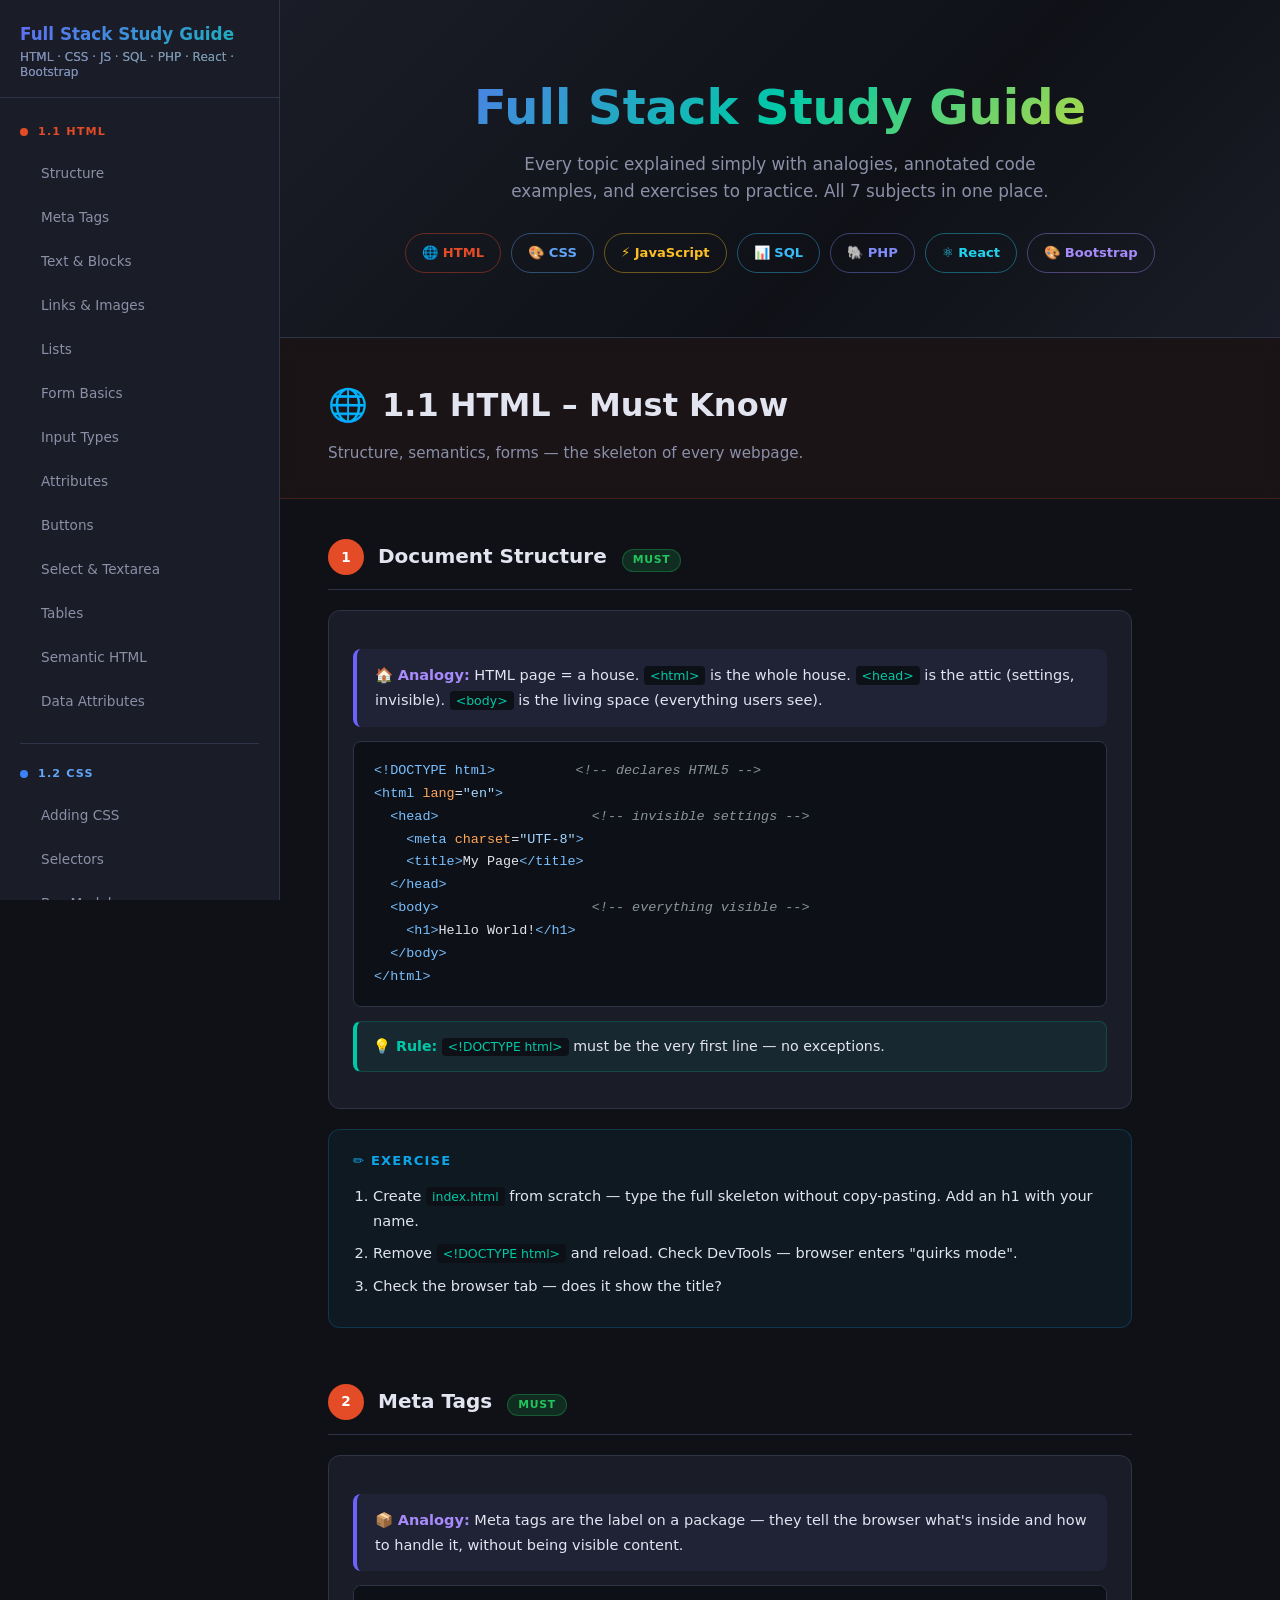
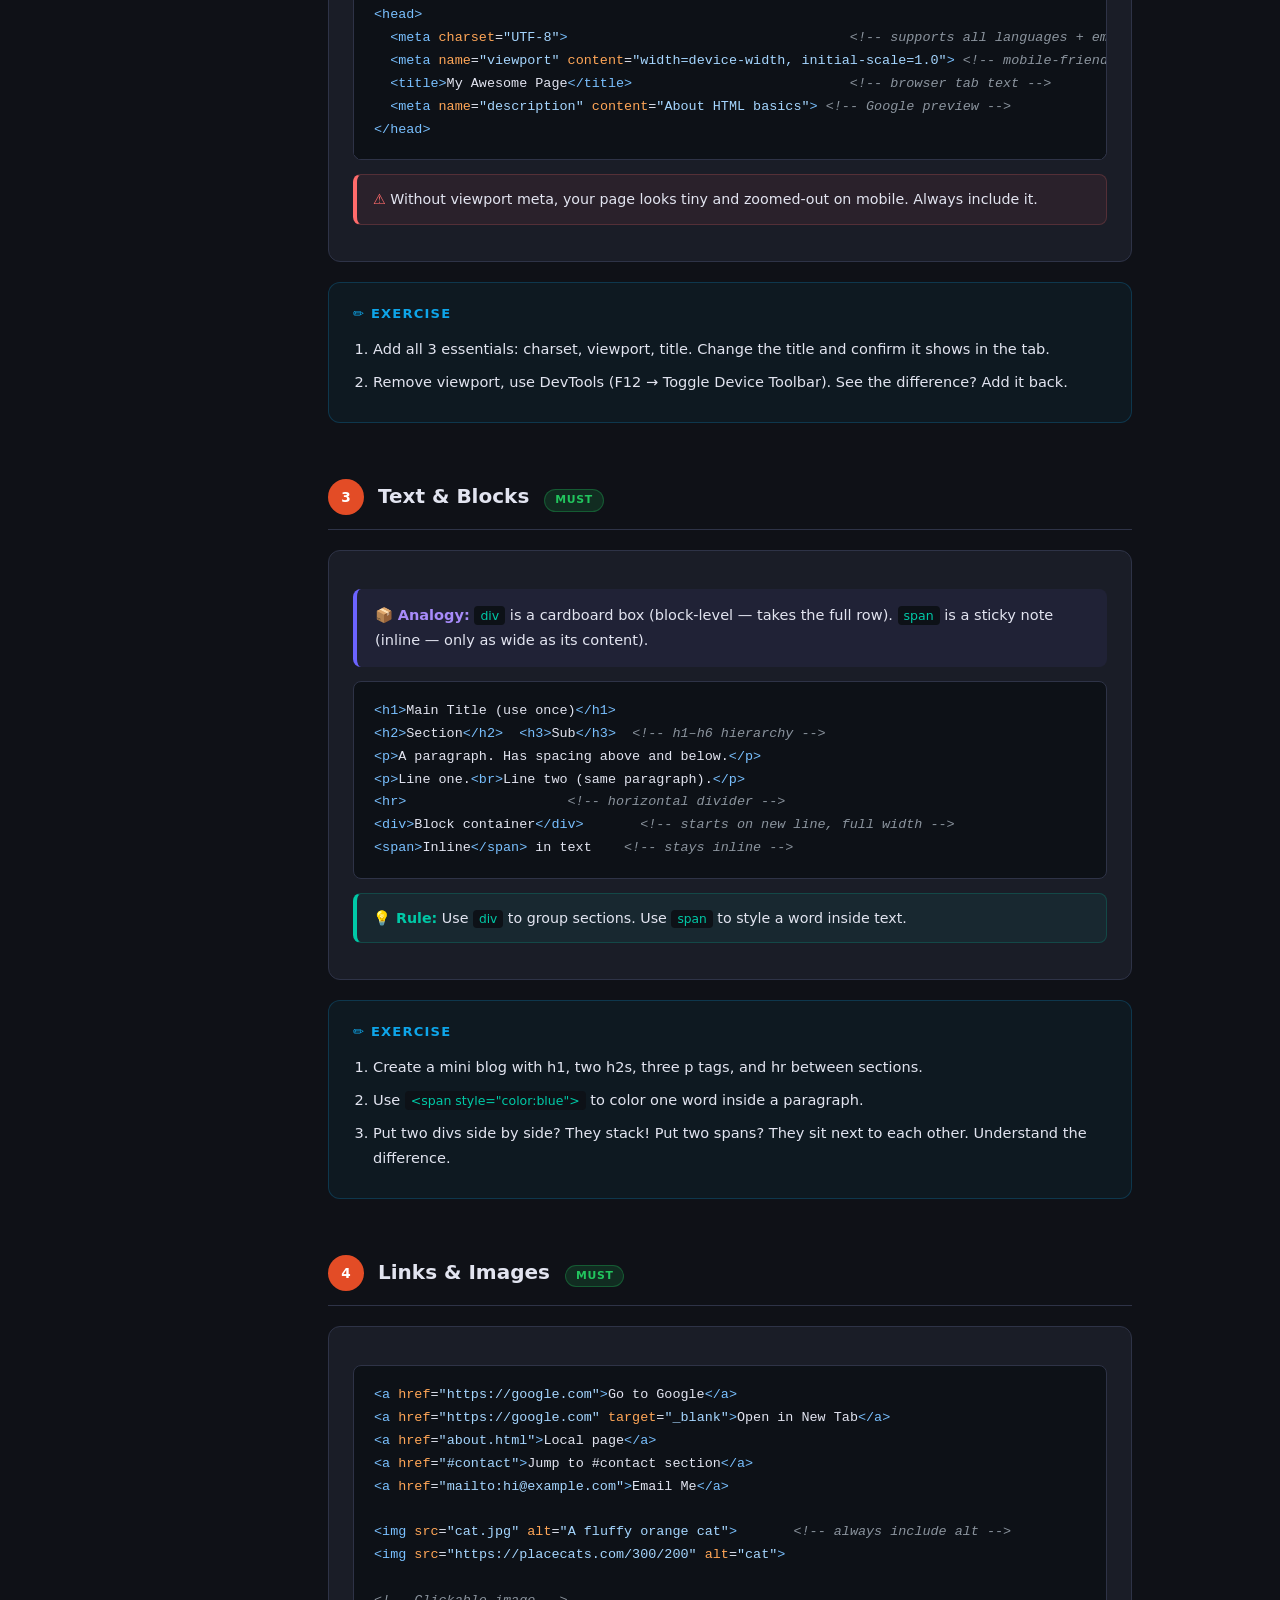
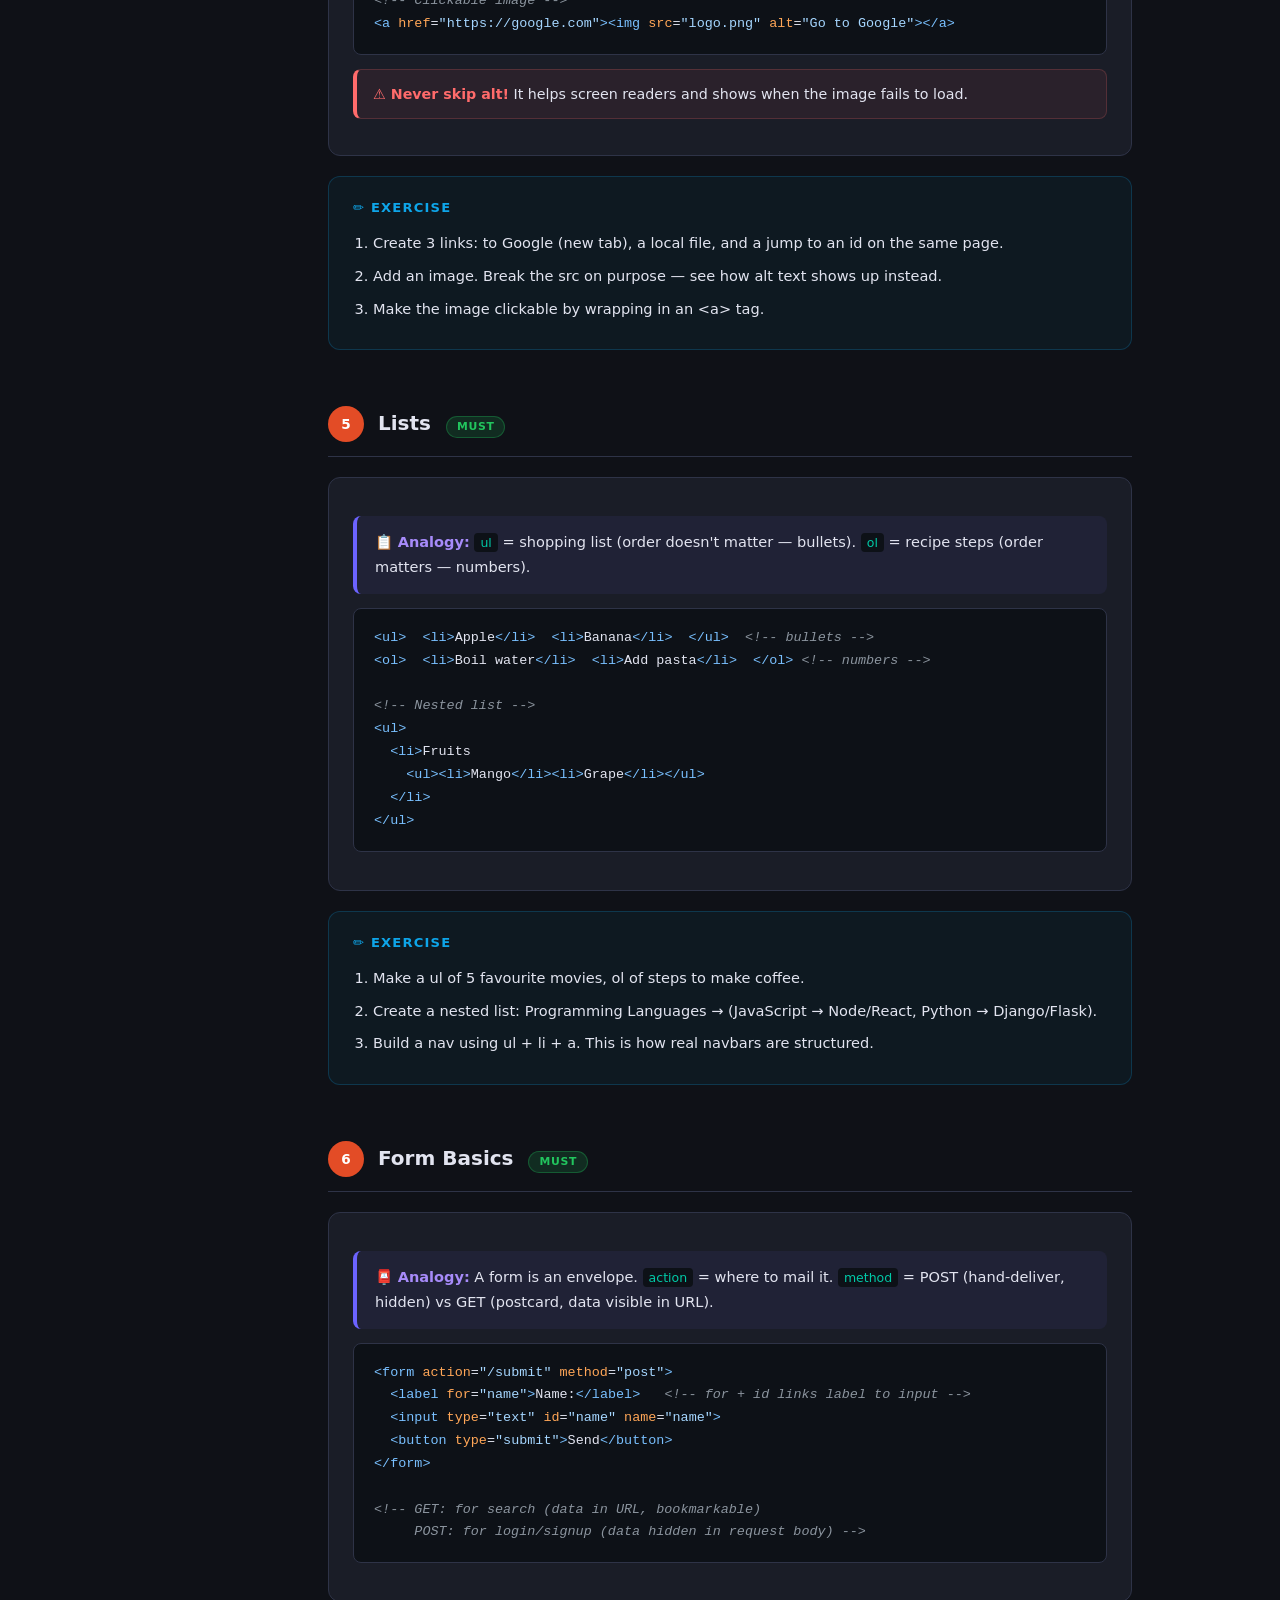
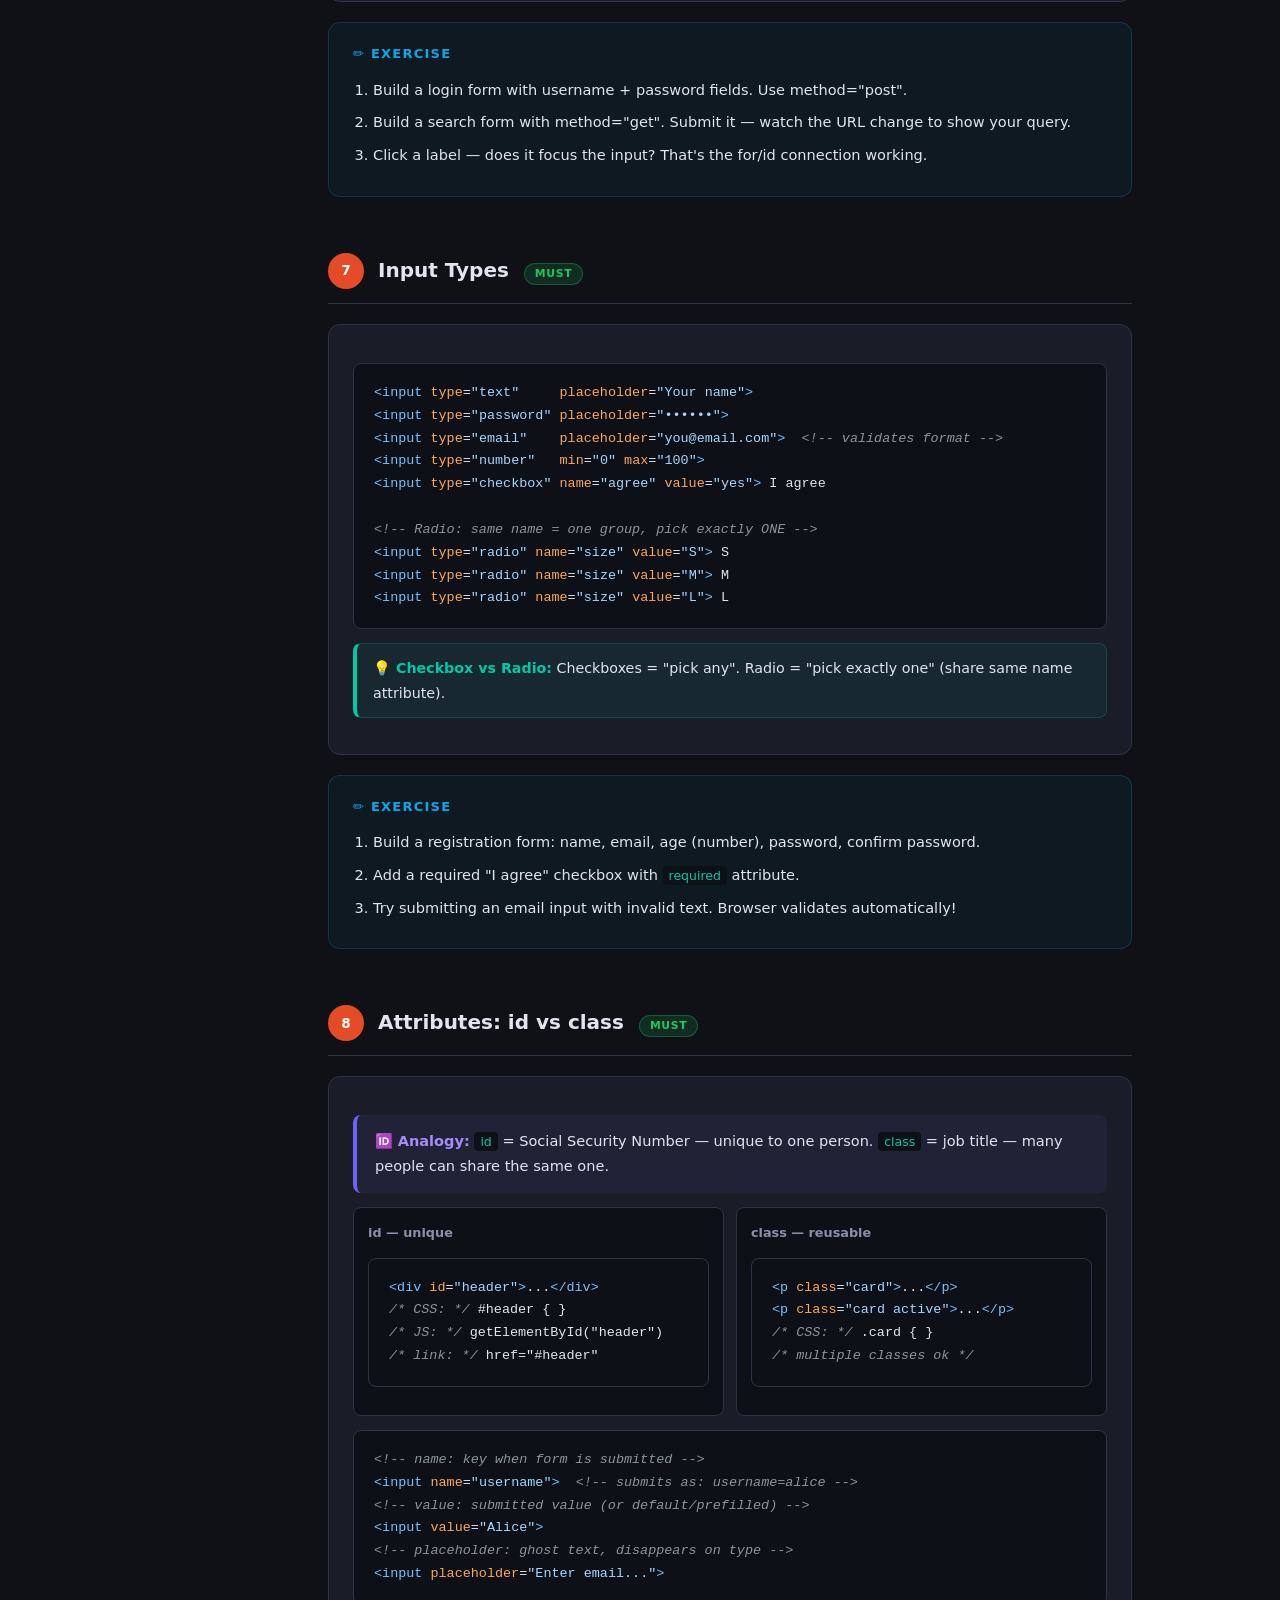
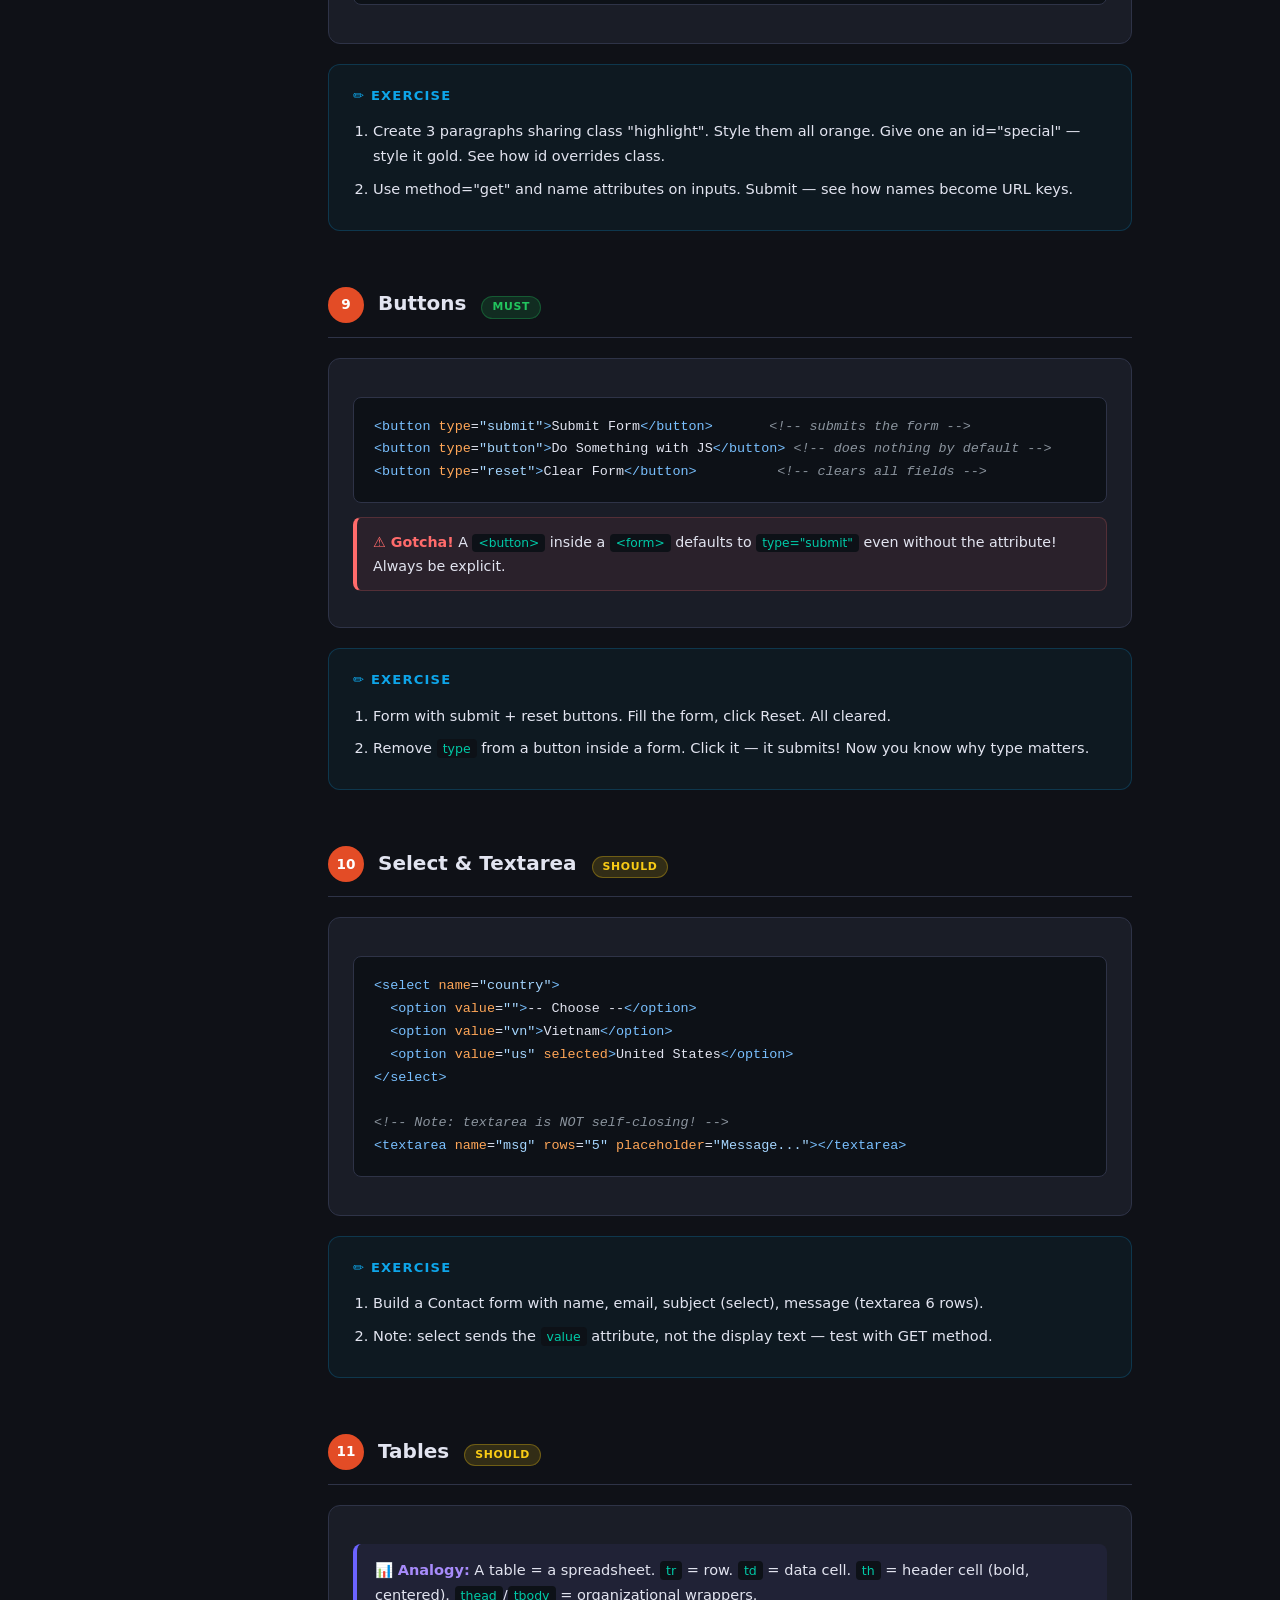
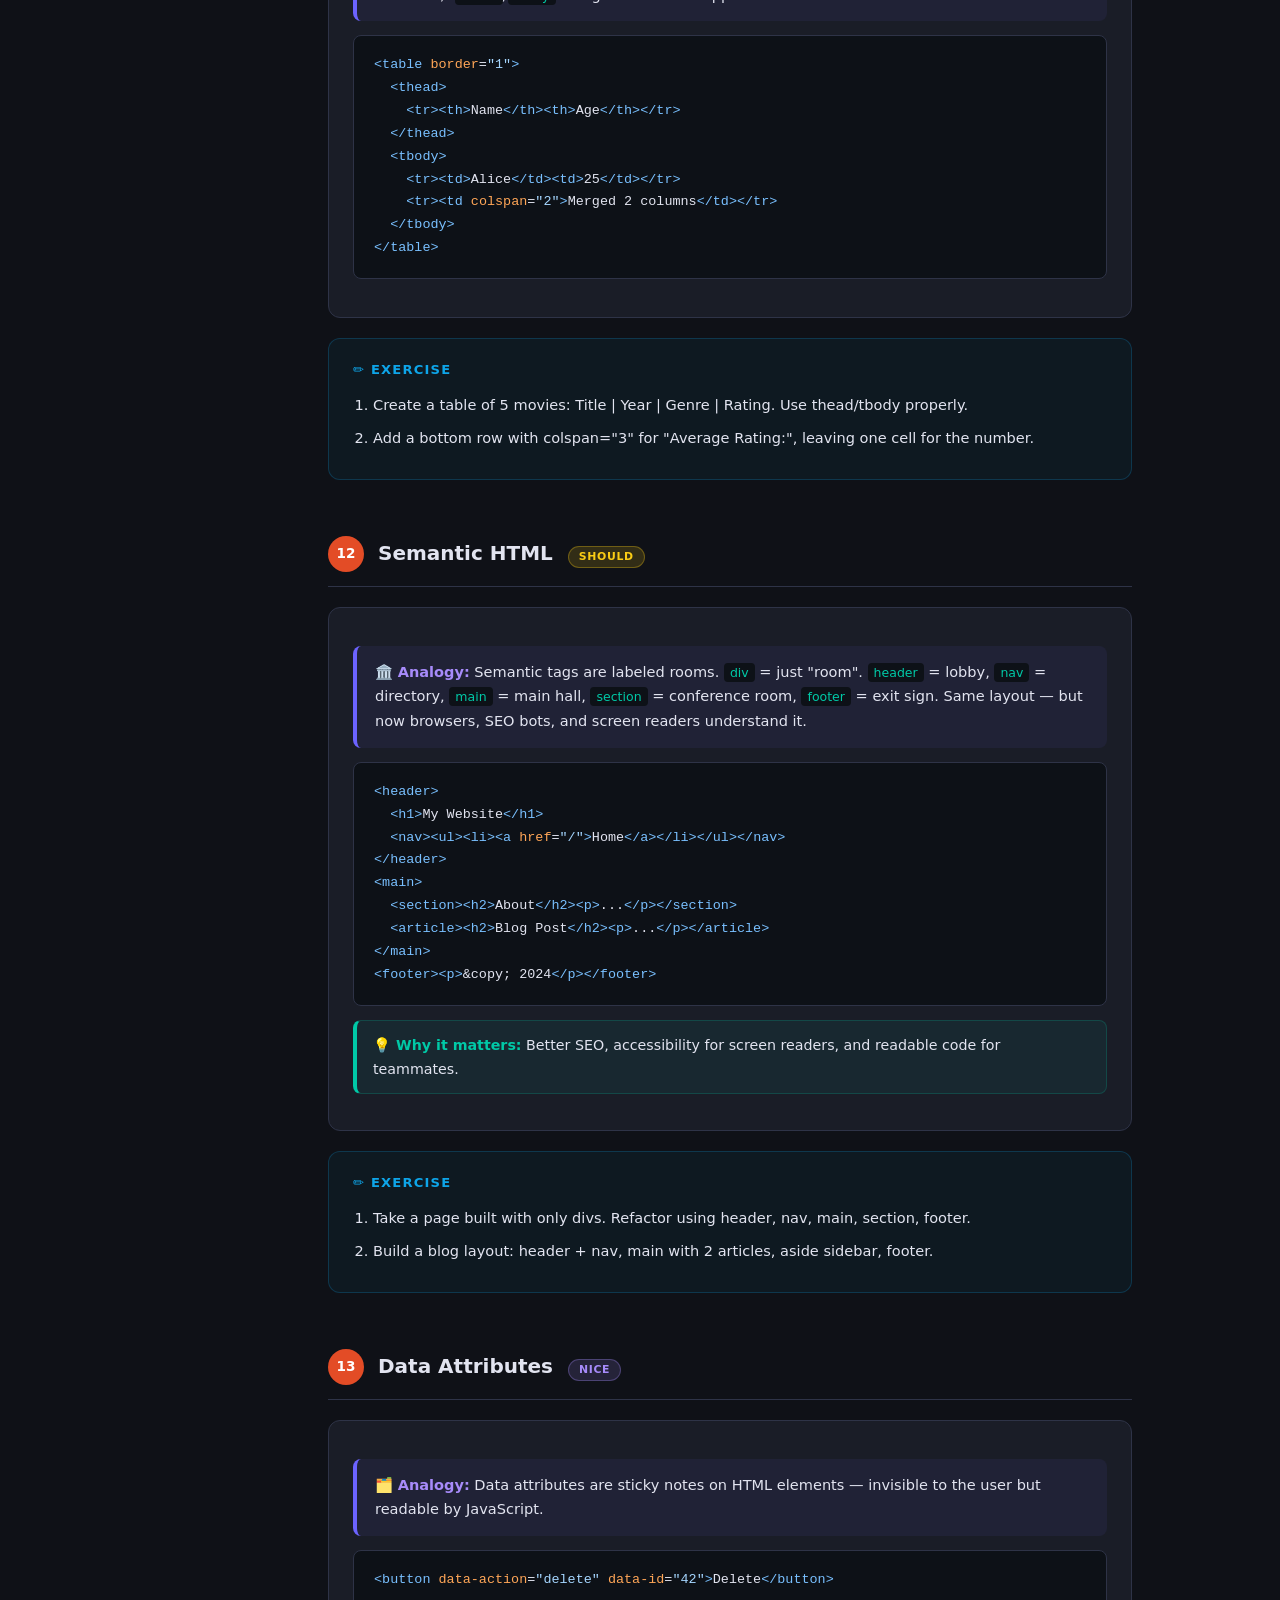
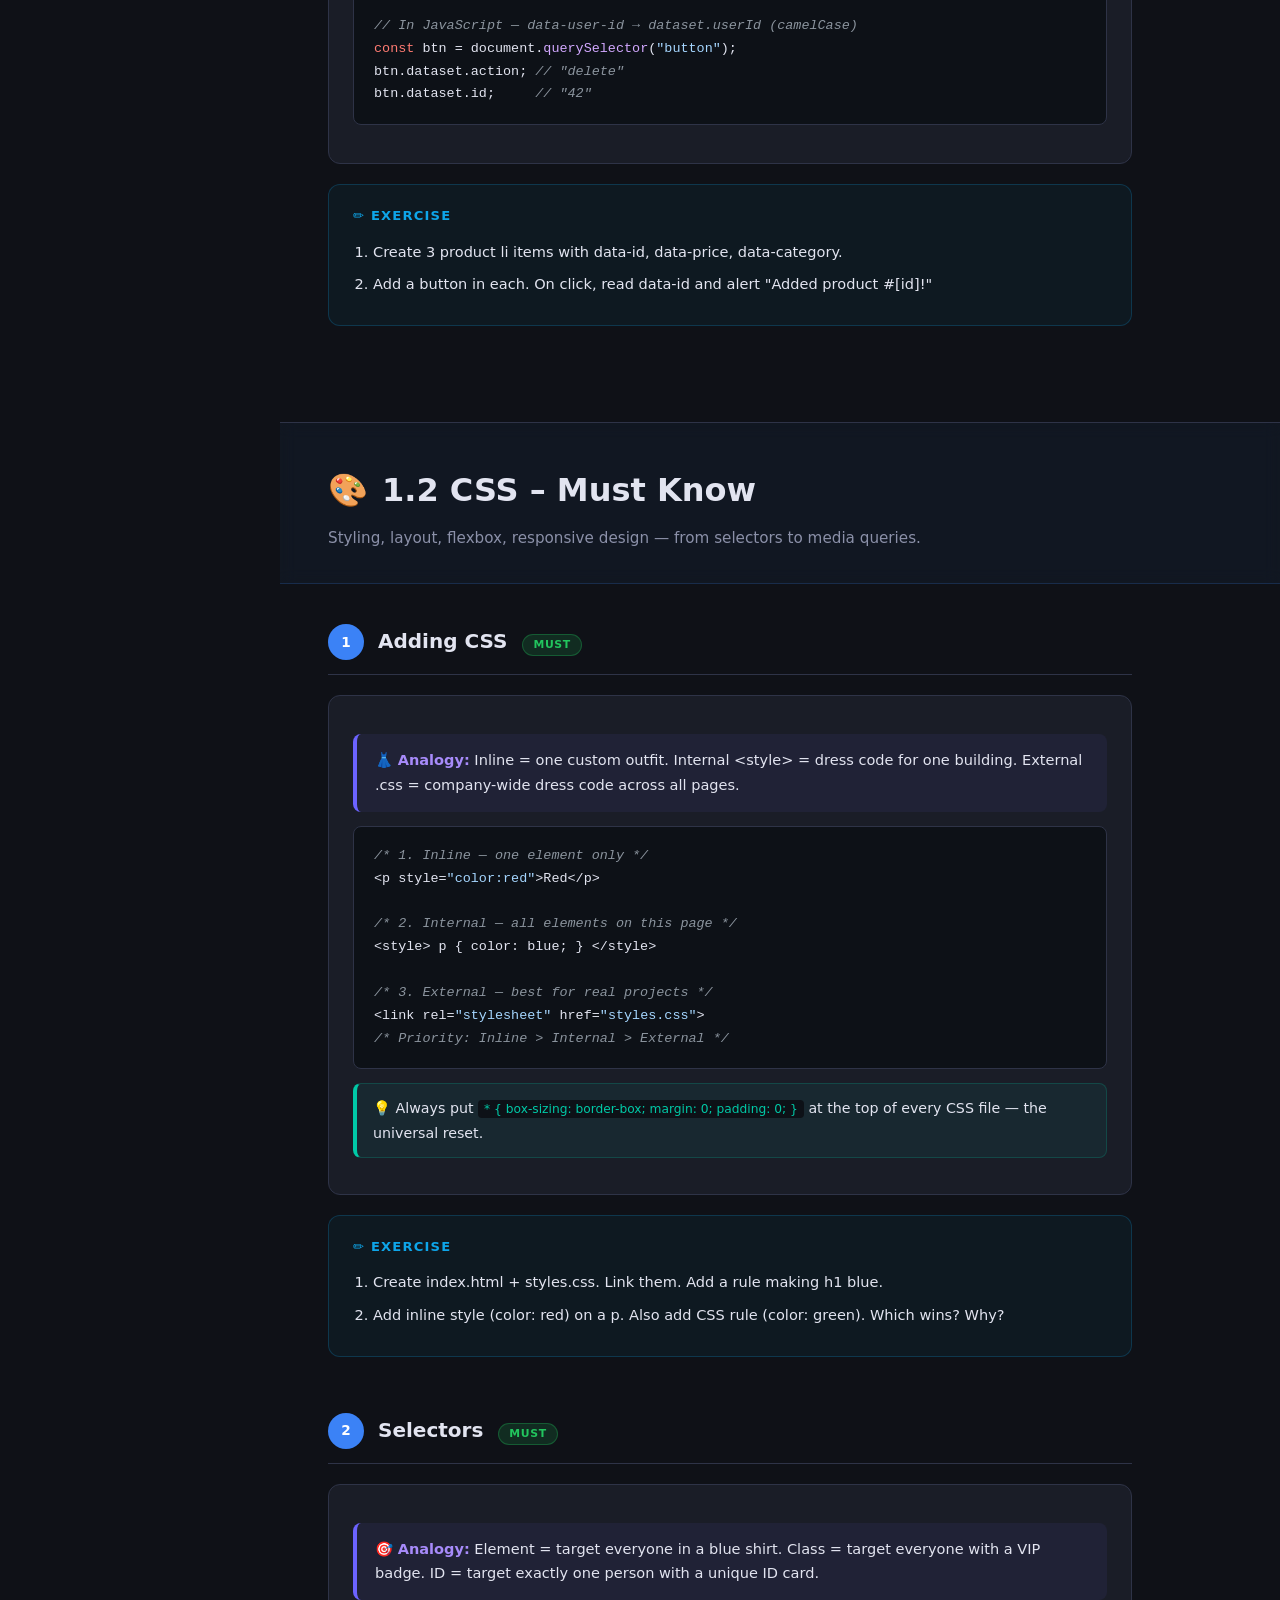
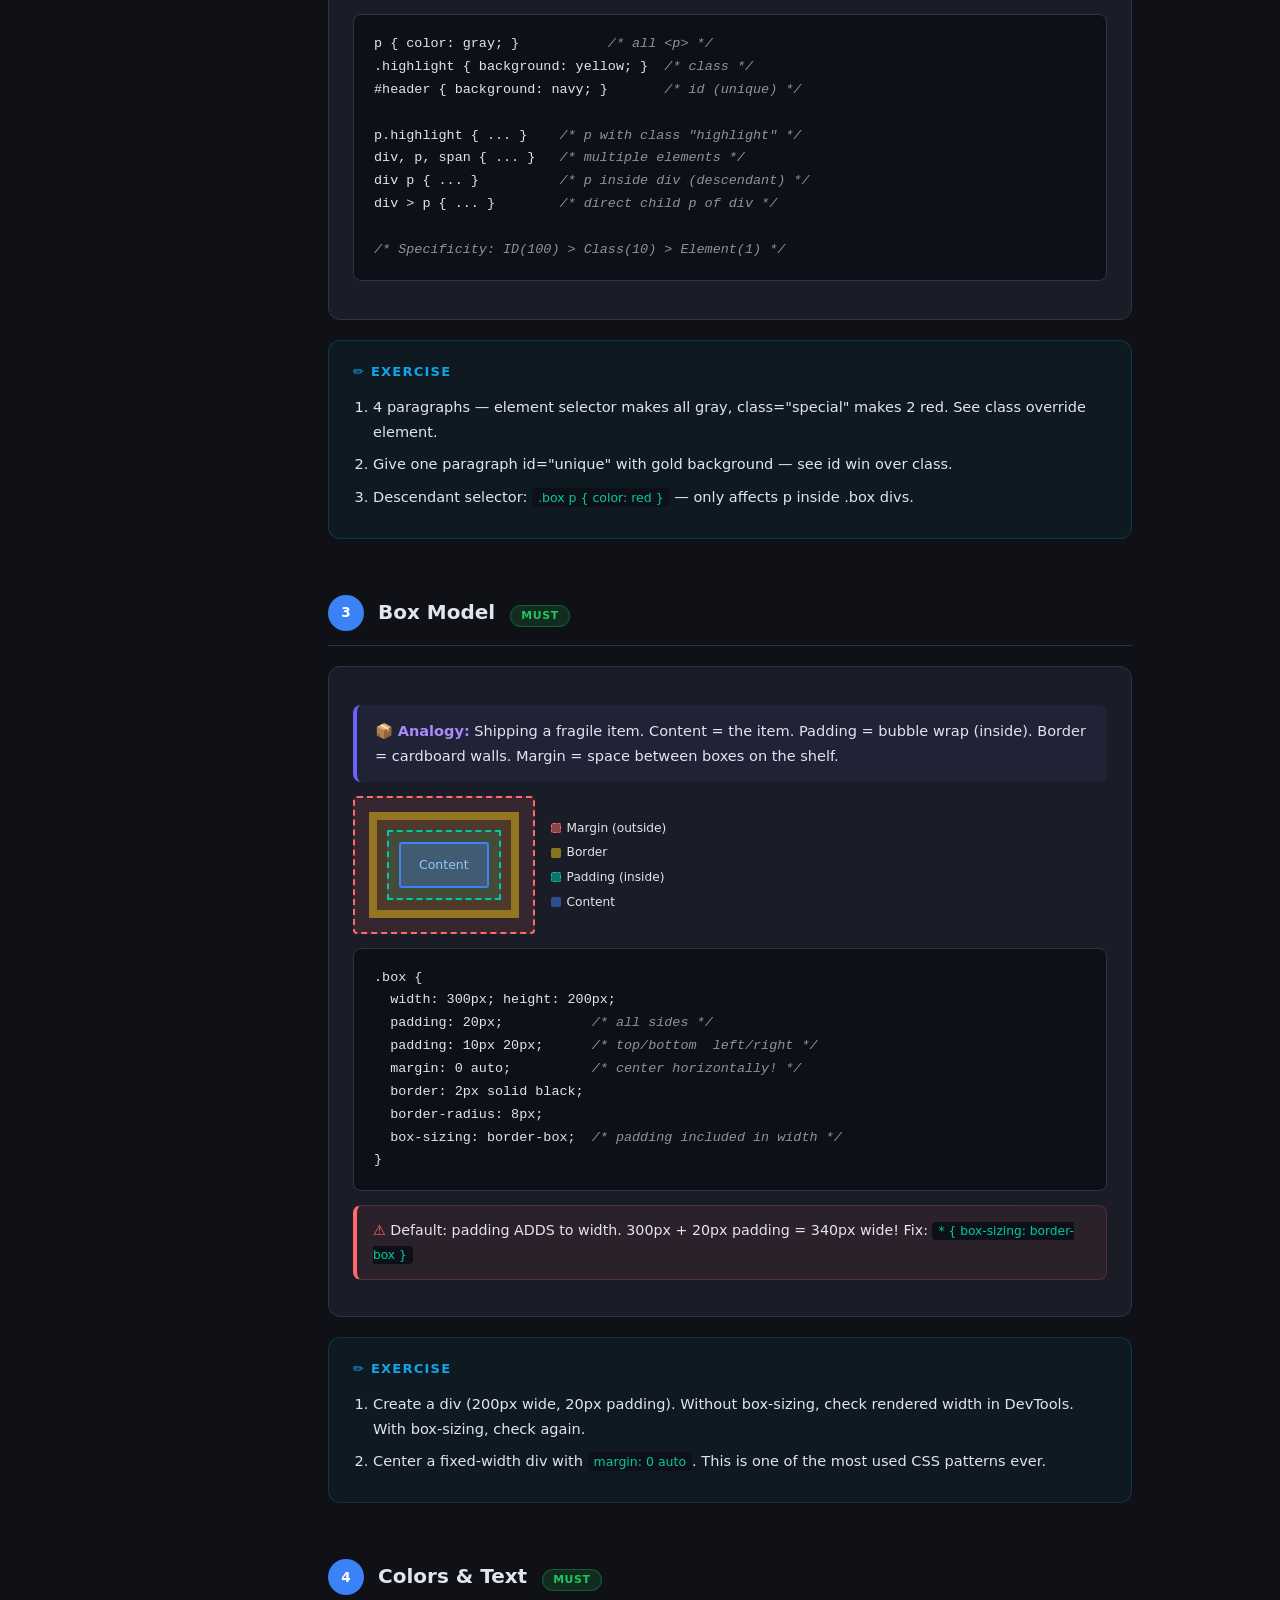
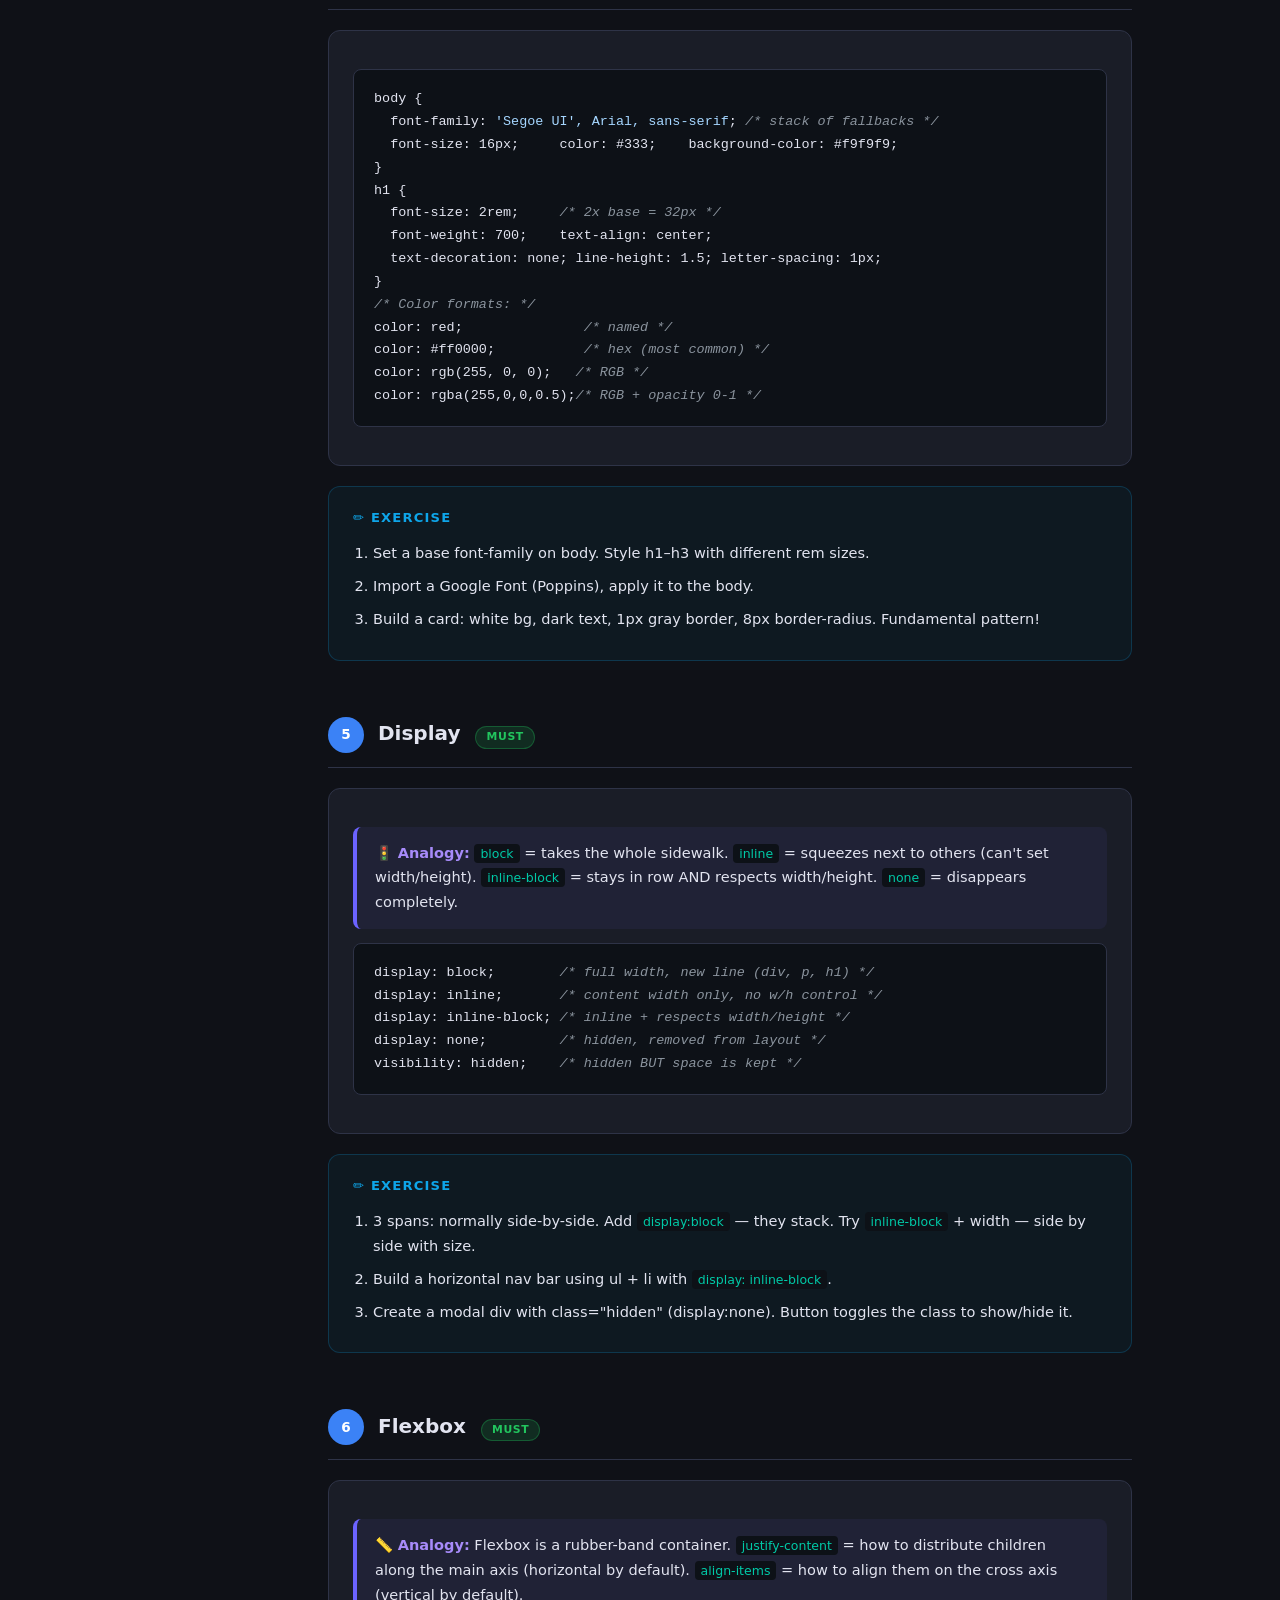
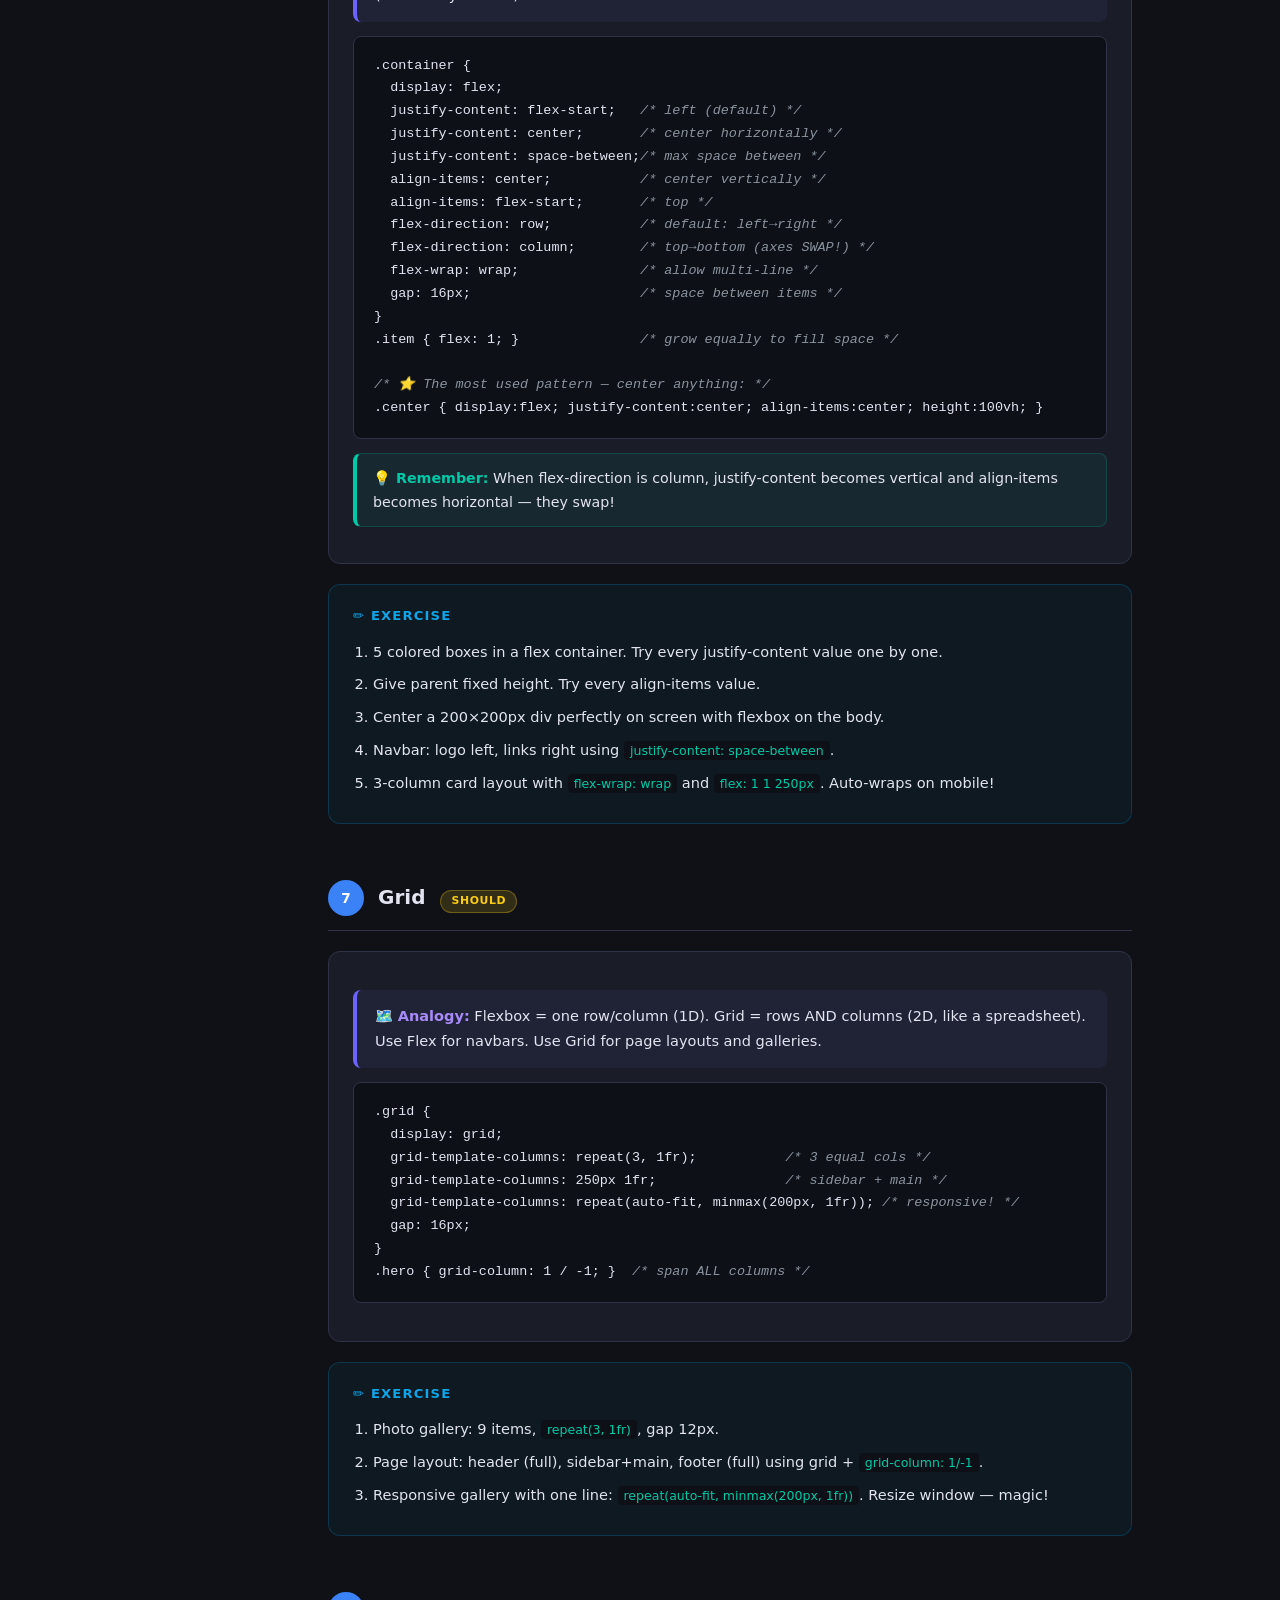
<file: intern.html>
<!DOCTYPE html>
<html lang="en">
<head>
  <meta charset="UTF-8" />
  <meta name="viewport" content="width=device-width, initial-scale=1.0" />
  <title>Full Stack Study Guide — HTML · CSS · JS · SQL · PHP · React · Bootstrap</title>
  <link rel="stylesheet" href="intern.css" />
</head>
<body>

<!-- MOBILE MENU BUTTON -->
<button class="menu-toggle" onclick="toggleSidebar()">☰</button>
<div class="sidebar-overlay" id="overlay" onclick="toggleSidebar()"></div>

<!-- ════════════ SIDEBAR ════════════ -->
<nav class="sidebar" id="sidebar">
  <div class="sidebar-logo">
    Full Stack Study Guide
    <span>HTML · CSS · JS · SQL · PHP · React · Bootstrap</span>
  </div>

  <div class="chapter-nav">

    <!-- HTML -->
    <div class="chapter-label" style="color:#e34c26">
      <div class="chapter-icon-dot" style="background:#e34c26"></div> 1.1 HTML
    </div>
    <div class="chapter-links">
      <a href="#html-structure">Structure</a>
      <a href="#html-meta">Meta Tags</a>
      <a href="#html-text">Text & Blocks</a>
      <a href="#html-links">Links & Images</a>
      <a href="#html-lists">Lists</a>
      <a href="#html-forms">Form Basics</a>
      <a href="#html-inputs">Input Types</a>
      <a href="#html-attrs">Attributes</a>
      <a href="#html-buttons">Buttons</a>
      <a href="#html-select">Select & Textarea</a>
      <a href="#html-tables">Tables</a>
      <a href="#html-semantic">Semantic HTML</a>
      <a href="#html-data">Data Attributes</a>
    </div>

    <div class="sidebar-divider"></div>

    <!-- CSS -->
    <div class="chapter-label" style="color:#60a5fa">
      <div class="chapter-icon-dot" style="background:#3b82f6"></div> 1.2 CSS
    </div>
    <div class="chapter-links">
      <a href="#css-adding">Adding CSS</a>
      <a href="#css-selectors">Selectors</a>
      <a href="#css-boxmodel">Box Model</a>
      <a href="#css-colors">Colors & Text</a>
      <a href="#css-display">Display</a>
      <a href="#css-flexbox">Flexbox</a>
      <a href="#css-grid">Grid</a>
      <a href="#css-position">Position</a>
      <a href="#css-responsive">Responsive</a>
      <a href="#css-pseudo">Pseudo-classes</a>
      <a href="#css-transition">Transitions</a>
    </div>

    <div class="sidebar-divider"></div>

    <!-- JS -->
    <div class="chapter-label" style="color:#fbbf24">
      <div class="chapter-icon-dot" style="background:#ca8a04"></div> 1.3 JavaScript
    </div>
    <div class="chapter-links">
      <a href="#js-variables">Variables</a>
      <a href="#js-types">Types</a>
      <a href="#js-operators">Operators</a>
      <a href="#js-conditions">Conditions</a>
      <a href="#js-loops">Loops</a>
      <a href="#js-functions">Functions</a>
      <a href="#js-arrays">Arrays</a>
      <a href="#js-objects">Objects</a>
      <a href="#js-parse">parseInt / parseFloat</a>
      <a href="#js-isnan">isNaN</a>
      <a href="#js-domselect">DOM – Select</a>
      <a href="#js-domcontent">DOM – Content</a>
      <a href="#js-domchange">DOM – Change</a>
      <a href="#js-domcreate">DOM – Create</a>
      <a href="#js-events">Events</a>
      <a href="#js-eventobj">Event Object</a>
      <a href="#js-json">JSON</a>
      <a href="#js-storage">localStorage</a>
      <a href="#js-timeout">setTimeout</a>
      <a href="#js-fetch">Fetch / Async</a>
    </div>

    <div class="sidebar-divider"></div>

    <!-- SQL -->
    <div class="chapter-label" style="color:#38bdf8">
      <div class="chapter-icon-dot" style="background:#0ea5e9"></div> 1.4 SQL
    </div>
    <div class="chapter-links">
      <a href="#sql-concepts">Concepts</a>
      <a href="#sql-select">SELECT & WHERE</a>
      <a href="#sql-crud">INSERT/UPDATE/DELETE</a>
      <a href="#sql-aggregate">Aggregates & JOIN</a>
    </div>

    <div class="sidebar-divider"></div>

    <!-- PHP -->
    <div class="chapter-label" style="color:#818cf8">
      <div class="chapter-icon-dot" style="background:#6366f1"></div> 1.5 PHP
    </div>
    <div class="chapter-links">
      <a href="#php-syntax">Syntax & Variables</a>
      <a href="#php-forms">$_GET & $_POST</a>
      <a href="#php-session">Sessions & DB</a>
    </div>

    <div class="sidebar-divider"></div>

    <!-- React -->
    <div class="chapter-label" style="color:#22d3ee">
      <div class="chapter-icon-dot" style="background:#06b6d4"></div> 1.6 React
    </div>
    <div class="chapter-links">
      <a href="#react-jsx">What is React + JSX</a>
      <a href="#react-components">Components & Props</a>
      <a href="#react-state">useState</a>
    </div>

    <div class="sidebar-divider"></div>

    <!-- Bootstrap -->
    <div class="chapter-label" style="color:#a78bfa">
      <div class="chapter-icon-dot" style="background:#7c3aed"></div> 1.7 Bootstrap
    </div>
    <div class="chapter-links">
      <a href="#bs-grid">Grid System</a>
      <a href="#bs-components">Components & Utilities</a>
    </div>

  </div>
</nav>

<!-- ════════════ MAIN CONTENT ════════════ -->
<div class="main-content">

  <!-- HERO -->
  <div class="hero">
    <h1>Full Stack Study Guide</h1>
    <p>Every topic explained simply with analogies, annotated code examples, and exercises to practice. All 7 subjects in one place.</p>
    <div class="hero-chips">
      <span class="hero-chip" style="color:#e34c26;border-color:rgba(227,76,38,0.4)">🌐 HTML</span>
      <span class="hero-chip" style="color:#60a5fa;border-color:rgba(96,165,250,0.4)">🎨 CSS</span>
      <span class="hero-chip" style="color:#fbbf24;border-color:rgba(251,191,36,0.4)">⚡ JavaScript</span>
      <span class="hero-chip" style="color:#38bdf8;border-color:rgba(56,189,248,0.4)">📊 SQL</span>
      <span class="hero-chip" style="color:#818cf8;border-color:rgba(129,140,248,0.4)">🐘 PHP</span>
      <span class="hero-chip" style="color:#22d3ee;border-color:rgba(34,211,238,0.4)">⚛️ React</span>
      <span class="hero-chip" style="color:#a78bfa;border-color:rgba(167,139,250,0.4)">🎨 Bootstrap</span>
    </div>
  </div>

<!-- ══════════════════════════════════════════════
     1.1 HTML
══════════════════════════════════════════════ -->
<div class="chapter-section">
  <div class="chapter-banner" style="background:rgba(227,76,38,0.05);border-bottom-color:rgba(227,76,38,0.2)">
    <h2><span style="color:#e34c26">🌐</span> 1.1 HTML – Must Know</h2>
    <p>Structure, semantics, forms — the skeleton of every webpage.</p>
  </div>
  <div class="content-area">

    <!-- Structure -->
    <div class="topic" id="html-structure">
      <div class="topic-header"><div class="topic-num" style="background:#e34c26">1</div><h3>Document Structure <span class="badge must">Must</span></h3></div>
      <div class="card">
        <div class="analogy">🏠 <strong>Analogy:</strong> HTML page = a house. <code>&lt;html&gt;</code> is the whole house. <code>&lt;head&gt;</code> is the attic (settings, invisible). <code>&lt;body&gt;</code> is the living space (everything users see).</div>
        <div class="code-block"><span class="c-tag">&lt;!DOCTYPE html&gt;</span>          <span class="c-cm">&lt;!-- declares HTML5 --&gt;</span>
<span class="c-tag">&lt;html</span> <span class="c-attr">lang</span>=<span class="c-val">"en"</span><span class="c-tag">&gt;</span>
  <span class="c-tag">&lt;head&gt;</span>                   <span class="c-cm">&lt;!-- invisible settings --&gt;</span>
    <span class="c-tag">&lt;meta</span> <span class="c-attr">charset</span>=<span class="c-val">"UTF-8"</span><span class="c-tag">&gt;</span>
    <span class="c-tag">&lt;title&gt;</span>My Page<span class="c-tag">&lt;/title&gt;</span>
  <span class="c-tag">&lt;/head&gt;</span>
  <span class="c-tag">&lt;body&gt;</span>                   <span class="c-cm">&lt;!-- everything visible --&gt;</span>
    <span class="c-tag">&lt;h1&gt;</span>Hello World!<span class="c-tag">&lt;/h1&gt;</span>
  <span class="c-tag">&lt;/body&gt;</span>
<span class="c-tag">&lt;/html&gt;</span></div>
        <div class="tip"><strong>💡 Rule:</strong> <code>&lt;!DOCTYPE html&gt;</code> must be the very first line — no exceptions.</div>
      </div>
      <div class="exercise-box"><h4>✏️ Exercise</h4><ol>
        <li>Create <code>index.html</code> from scratch — type the full skeleton without copy-pasting. Add an h1 with your name.</li>
        <li>Remove <code>&lt;!DOCTYPE html&gt;</code> and reload. Check DevTools — browser enters "quirks mode".</li>
        <li>Check the browser tab — does it show the title?</li>
      </ol></div>
    </div>

    <!-- Meta -->
    <div class="topic" id="html-meta">
      <div class="topic-header"><div class="topic-num" style="background:#e34c26">2</div><h3>Meta Tags <span class="badge must">Must</span></h3></div>
      <div class="card">
        <div class="analogy">📦 <strong>Analogy:</strong> Meta tags are the label on a package — they tell the browser what's inside and how to handle it, without being visible content.</div>
        <div class="code-block"><span class="c-tag">&lt;head&gt;</span>
  <span class="c-tag">&lt;meta</span> <span class="c-attr">charset</span>=<span class="c-val">"UTF-8"</span><span class="c-tag">&gt;</span>                                   <span class="c-cm">&lt;!-- supports all languages + emoji --&gt;</span>
  <span class="c-tag">&lt;meta</span> <span class="c-attr">name</span>=<span class="c-val">"viewport"</span> <span class="c-attr">content</span>=<span class="c-val">"width=device-width, initial-scale=1.0"</span><span class="c-tag">&gt;</span> <span class="c-cm">&lt;!-- mobile-friendly --&gt;</span>
  <span class="c-tag">&lt;title&gt;</span>My Awesome Page<span class="c-tag">&lt;/title&gt;</span>                           <span class="c-cm">&lt;!-- browser tab text --&gt;</span>
  <span class="c-tag">&lt;meta</span> <span class="c-attr">name</span>=<span class="c-val">"description"</span> <span class="c-attr">content</span>=<span class="c-val">"About HTML basics"</span><span class="c-tag">&gt;</span> <span class="c-cm">&lt;!-- Google preview --&gt;</span>
<span class="c-tag">&lt;/head&gt;</span></div>
        <div class="warn"><strong>⚠️</strong> Without viewport meta, your page looks tiny and zoomed-out on mobile. Always include it.</div>
      </div>
      <div class="exercise-box"><h4>✏️ Exercise</h4><ol>
        <li>Add all 3 essentials: charset, viewport, title. Change the title and confirm it shows in the tab.</li>
        <li>Remove viewport, use DevTools (F12 → Toggle Device Toolbar). See the difference? Add it back.</li>
      </ol></div>
    </div>

    <!-- Text & Blocks -->
    <div class="topic" id="html-text">
      <div class="topic-header"><div class="topic-num" style="background:#e34c26">3</div><h3>Text &amp; Blocks <span class="badge must">Must</span></h3></div>
      <div class="card">
        <div class="analogy">📦 <strong>Analogy:</strong> <code>div</code> is a cardboard box (block-level — takes the full row). <code>span</code> is a sticky note (inline — only as wide as its content).</div>
        <div class="code-block"><span class="c-tag">&lt;h1&gt;</span>Main Title (use once)<span class="c-tag">&lt;/h1&gt;</span>
<span class="c-tag">&lt;h2&gt;</span>Section<span class="c-tag">&lt;/h2&gt;</span>  <span class="c-tag">&lt;h3&gt;</span>Sub<span class="c-tag">&lt;/h3&gt;</span>  <span class="c-cm">&lt;!-- h1–h6 hierarchy --&gt;</span>
<span class="c-tag">&lt;p&gt;</span>A paragraph. Has spacing above and below.<span class="c-tag">&lt;/p&gt;</span>
<span class="c-tag">&lt;p&gt;</span>Line one.<span class="c-tag">&lt;br&gt;</span>Line two (same paragraph).<span class="c-tag">&lt;/p&gt;</span>
<span class="c-tag">&lt;hr&gt;</span>                    <span class="c-cm">&lt;!-- horizontal divider --&gt;</span>
<span class="c-tag">&lt;div&gt;</span>Block container<span class="c-tag">&lt;/div&gt;</span>       <span class="c-cm">&lt;!-- starts on new line, full width --&gt;</span>
<span class="c-tag">&lt;span&gt;</span>Inline<span class="c-tag">&lt;/span&gt;</span> in text    <span class="c-cm">&lt;!-- stays inline --&gt;</span></div>
        <div class="tip"><strong>💡 Rule:</strong> Use <code>div</code> to group sections. Use <code>span</code> to style a word inside text.</div>
      </div>
      <div class="exercise-box"><h4>✏️ Exercise</h4><ol>
        <li>Create a mini blog with h1, two h2s, three p tags, and hr between sections.</li>
        <li>Use <code>&lt;span style="color:blue"&gt;</code> to color one word inside a paragraph.</li>
        <li>Put two divs side by side? They stack! Put two spans? They sit next to each other. Understand the difference.</li>
      </ol></div>
    </div>

    <!-- Links & Images -->
    <div class="topic" id="html-links">
      <div class="topic-header"><div class="topic-num" style="background:#e34c26">4</div><h3>Links &amp; Images <span class="badge must">Must</span></h3></div>
      <div class="card">
        <div class="code-block"><span class="c-tag">&lt;a</span> <span class="c-attr">href</span>=<span class="c-val">"https://google.com"</span><span class="c-tag">&gt;</span>Go to Google<span class="c-tag">&lt;/a&gt;</span>
<span class="c-tag">&lt;a</span> <span class="c-attr">href</span>=<span class="c-val">"https://google.com"</span> <span class="c-attr">target</span>=<span class="c-val">"_blank"</span><span class="c-tag">&gt;</span>Open in New Tab<span class="c-tag">&lt;/a&gt;</span>
<span class="c-tag">&lt;a</span> <span class="c-attr">href</span>=<span class="c-val">"about.html"</span><span class="c-tag">&gt;</span>Local page<span class="c-tag">&lt;/a&gt;</span>
<span class="c-tag">&lt;a</span> <span class="c-attr">href</span>=<span class="c-val">"#contact"</span><span class="c-tag">&gt;</span>Jump to #contact section<span class="c-tag">&lt;/a&gt;</span>
<span class="c-tag">&lt;a</span> <span class="c-attr">href</span>=<span class="c-val">"mailto:hi@example.com"</span><span class="c-tag">&gt;</span>Email Me<span class="c-tag">&lt;/a&gt;</span>

<span class="c-tag">&lt;img</span> <span class="c-attr">src</span>=<span class="c-val">"cat.jpg"</span> <span class="c-attr">alt</span>=<span class="c-val">"A fluffy orange cat"</span><span class="c-tag">&gt;</span>       <span class="c-cm">&lt;!-- always include alt --&gt;</span>
<span class="c-tag">&lt;img</span> <span class="c-attr">src</span>=<span class="c-val">"https://placecats.com/300/200"</span> <span class="c-attr">alt</span>=<span class="c-val">"cat"</span><span class="c-tag">&gt;</span>

<span class="c-cm">&lt;!-- Clickable image --&gt;</span>
<span class="c-tag">&lt;a</span> <span class="c-attr">href</span>=<span class="c-val">"https://google.com"</span><span class="c-tag">&gt;&lt;img</span> <span class="c-attr">src</span>=<span class="c-val">"logo.png"</span> <span class="c-attr">alt</span>=<span class="c-val">"Go to Google"</span><span class="c-tag">&gt;&lt;/a&gt;</span></div>
        <div class="warn"><strong>⚠️ Never skip alt!</strong> It helps screen readers and shows when the image fails to load.</div>
      </div>
      <div class="exercise-box"><h4>✏️ Exercise</h4><ol>
        <li>Create 3 links: to Google (new tab), a local file, and a jump to an id on the same page.</li>
        <li>Add an image. Break the src on purpose — see how alt text shows up instead.</li>
        <li>Make the image clickable by wrapping in an &lt;a&gt; tag.</li>
      </ol></div>
    </div>

    <!-- Lists -->
    <div class="topic" id="html-lists">
      <div class="topic-header"><div class="topic-num" style="background:#e34c26">5</div><h3>Lists <span class="badge must">Must</span></h3></div>
      <div class="card">
        <div class="analogy">📋 <strong>Analogy:</strong> <code>ul</code> = shopping list (order doesn't matter — bullets). <code>ol</code> = recipe steps (order matters — numbers).</div>
        <div class="code-block"><span class="c-tag">&lt;ul&gt;</span>  <span class="c-tag">&lt;li&gt;</span>Apple<span class="c-tag">&lt;/li&gt;</span>  <span class="c-tag">&lt;li&gt;</span>Banana<span class="c-tag">&lt;/li&gt;</span>  <span class="c-tag">&lt;/ul&gt;</span>  <span class="c-cm">&lt;!-- bullets --&gt;</span>
<span class="c-tag">&lt;ol&gt;</span>  <span class="c-tag">&lt;li&gt;</span>Boil water<span class="c-tag">&lt;/li&gt;</span>  <span class="c-tag">&lt;li&gt;</span>Add pasta<span class="c-tag">&lt;/li&gt;</span>  <span class="c-tag">&lt;/ol&gt;</span> <span class="c-cm">&lt;!-- numbers --&gt;</span>

<span class="c-cm">&lt;!-- Nested list --&gt;</span>
<span class="c-tag">&lt;ul&gt;</span>
  <span class="c-tag">&lt;li&gt;</span>Fruits
    <span class="c-tag">&lt;ul&gt;</span><span class="c-tag">&lt;li&gt;</span>Mango<span class="c-tag">&lt;/li&gt;</span><span class="c-tag">&lt;li&gt;</span>Grape<span class="c-tag">&lt;/li&gt;</span><span class="c-tag">&lt;/ul&gt;</span>
  <span class="c-tag">&lt;/li&gt;</span>
<span class="c-tag">&lt;/ul&gt;</span></div>
      </div>
      <div class="exercise-box"><h4>✏️ Exercise</h4><ol>
        <li>Make a ul of 5 favourite movies, ol of steps to make coffee.</li>
        <li>Create a nested list: Programming Languages → (JavaScript → Node/React, Python → Django/Flask).</li>
        <li>Build a nav using ul + li + a. This is how real navbars are structured.</li>
      </ol></div>
    </div>

    <!-- Forms -->
    <div class="topic" id="html-forms">
      <div class="topic-header"><div class="topic-num" style="background:#e34c26">6</div><h3>Form Basics <span class="badge must">Must</span></h3></div>
      <div class="card">
        <div class="analogy">📮 <strong>Analogy:</strong> A form is an envelope. <code>action</code> = where to mail it. <code>method</code> = POST (hand-deliver, hidden) vs GET (postcard, data visible in URL).</div>
        <div class="code-block"><span class="c-tag">&lt;form</span> <span class="c-attr">action</span>=<span class="c-val">"/submit"</span> <span class="c-attr">method</span>=<span class="c-val">"post"</span><span class="c-tag">&gt;</span>
  <span class="c-tag">&lt;label</span> <span class="c-attr">for</span>=<span class="c-val">"name"</span><span class="c-tag">&gt;</span>Name:<span class="c-tag">&lt;/label&gt;</span>   <span class="c-cm">&lt;!-- for + id links label to input --&gt;</span>
  <span class="c-tag">&lt;input</span> <span class="c-attr">type</span>=<span class="c-val">"text"</span> <span class="c-attr">id</span>=<span class="c-val">"name"</span> <span class="c-attr">name</span>=<span class="c-val">"name"</span><span class="c-tag">&gt;</span>
  <span class="c-tag">&lt;button</span> <span class="c-attr">type</span>=<span class="c-val">"submit"</span><span class="c-tag">&gt;</span>Send<span class="c-tag">&lt;/button&gt;</span>
<span class="c-tag">&lt;/form&gt;</span>

<span class="c-cm">&lt;!-- GET: for search (data in URL, bookmarkable)
     POST: for login/signup (data hidden in request body) --&gt;</span></div>
      </div>
      <div class="exercise-box"><h4>✏️ Exercise</h4><ol>
        <li>Build a login form with username + password fields. Use method="post".</li>
        <li>Build a search form with method="get". Submit it — watch the URL change to show your query.</li>
        <li>Click a label — does it focus the input? That's the for/id connection working.</li>
      </ol></div>
    </div>

    <!-- Input Types -->
    <div class="topic" id="html-inputs">
      <div class="topic-header"><div class="topic-num" style="background:#e34c26">7</div><h3>Input Types <span class="badge must">Must</span></h3></div>
      <div class="card">
        <div class="code-block"><span class="c-tag">&lt;input</span> <span class="c-attr">type</span>=<span class="c-val">"text"</span>     <span class="c-attr">placeholder</span>=<span class="c-val">"Your name"</span><span class="c-tag">&gt;</span>
<span class="c-tag">&lt;input</span> <span class="c-attr">type</span>=<span class="c-val">"password"</span> <span class="c-attr">placeholder</span>=<span class="c-val">"••••••"</span><span class="c-tag">&gt;</span>
<span class="c-tag">&lt;input</span> <span class="c-attr">type</span>=<span class="c-val">"email"</span>    <span class="c-attr">placeholder</span>=<span class="c-val">"you@email.com"</span><span class="c-tag">&gt;</span>  <span class="c-cm">&lt;!-- validates format --&gt;</span>
<span class="c-tag">&lt;input</span> <span class="c-attr">type</span>=<span class="c-val">"number"</span>   <span class="c-attr">min</span>=<span class="c-val">"0"</span> <span class="c-attr">max</span>=<span class="c-val">"100"</span><span class="c-tag">&gt;</span>
<span class="c-tag">&lt;input</span> <span class="c-attr">type</span>=<span class="c-val">"checkbox"</span> <span class="c-attr">name</span>=<span class="c-val">"agree"</span> <span class="c-attr">value</span>=<span class="c-val">"yes"</span><span class="c-tag">&gt;</span> I agree

<span class="c-cm">&lt;!-- Radio: same name = one group, pick exactly ONE --&gt;</span>
<span class="c-tag">&lt;input</span> <span class="c-attr">type</span>=<span class="c-val">"radio"</span> <span class="c-attr">name</span>=<span class="c-val">"size"</span> <span class="c-attr">value</span>=<span class="c-val">"S"</span><span class="c-tag">&gt;</span> S
<span class="c-tag">&lt;input</span> <span class="c-attr">type</span>=<span class="c-val">"radio"</span> <span class="c-attr">name</span>=<span class="c-val">"size"</span> <span class="c-attr">value</span>=<span class="c-val">"M"</span><span class="c-tag">&gt;</span> M
<span class="c-tag">&lt;input</span> <span class="c-attr">type</span>=<span class="c-val">"radio"</span> <span class="c-attr">name</span>=<span class="c-val">"size"</span> <span class="c-attr">value</span>=<span class="c-val">"L"</span><span class="c-tag">&gt;</span> L</div>
        <div class="tip"><strong>💡 Checkbox vs Radio:</strong> Checkboxes = "pick any". Radio = "pick exactly one" (share same name attribute).</div>
      </div>
      <div class="exercise-box"><h4>✏️ Exercise</h4><ol>
        <li>Build a registration form: name, email, age (number), password, confirm password.</li>
        <li>Add a required "I agree" checkbox with <code>required</code> attribute.</li>
        <li>Try submitting an email input with invalid text. Browser validates automatically!</li>
      </ol></div>
    </div>

    <!-- Attributes -->
    <div class="topic" id="html-attrs">
      <div class="topic-header"><div class="topic-num" style="background:#e34c26">8</div><h3>Attributes: id vs class <span class="badge must">Must</span></h3></div>
      <div class="card">
        <div class="analogy">🆔 <strong>Analogy:</strong> <code>id</code> = Social Security Number — unique to one person. <code>class</code> = job title — many people can share the same one.</div>
        <div class="compare">
          <div class="compare-item">
            <h5>id — unique</h5>
            <div class="code-block"><span class="c-tag">&lt;div</span> <span class="c-attr">id</span>=<span class="c-val">"header"</span><span class="c-tag">&gt;</span>...<span class="c-tag">&lt;/div&gt;</span>
<span class="c-cm">/* CSS: */</span> #header { }
<span class="c-cm">/* JS: */</span> getElementById("header")
<span class="c-cm">/* link: */</span> href="#header"</div>
          </div>
          <div class="compare-item">
            <h5>class — reusable</h5>
            <div class="code-block"><span class="c-tag">&lt;p</span> <span class="c-attr">class</span>=<span class="c-val">"card"</span><span class="c-tag">&gt;</span>...<span class="c-tag">&lt;/p&gt;</span>
<span class="c-tag">&lt;p</span> <span class="c-attr">class</span>=<span class="c-val">"card active"</span><span class="c-tag">&gt;</span>...<span class="c-tag">&lt;/p&gt;</span>
<span class="c-cm">/* CSS: */</span> .card { }
<span class="c-cm">/* multiple classes ok */</span></div>
          </div>
        </div>
        <div class="code-block"><span class="c-cm">&lt;!-- name: key when form is submitted --&gt;</span>
<span class="c-tag">&lt;input</span> <span class="c-attr">name</span>=<span class="c-val">"username"</span><span class="c-tag">&gt;</span>  <span class="c-cm">&lt;!-- submits as: username=alice --&gt;</span>
<span class="c-cm">&lt;!-- value: submitted value (or default/prefilled) --&gt;</span>
<span class="c-tag">&lt;input</span> <span class="c-attr">value</span>=<span class="c-val">"Alice"</span><span class="c-tag">&gt;</span>
<span class="c-cm">&lt;!-- placeholder: ghost text, disappears on type --&gt;</span>
<span class="c-tag">&lt;input</span> <span class="c-attr">placeholder</span>=<span class="c-val">"Enter email..."</span><span class="c-tag">&gt;</span></div>
      </div>
      <div class="exercise-box"><h4>✏️ Exercise</h4><ol>
        <li>Create 3 paragraphs sharing class "highlight". Style them all orange. Give one an id="special" — style it gold. See how id overrides class.</li>
        <li>Use method="get" and name attributes on inputs. Submit — see how names become URL keys.</li>
      </ol></div>
    </div>

    <!-- Buttons -->
    <div class="topic" id="html-buttons">
      <div class="topic-header"><div class="topic-num" style="background:#e34c26">9</div><h3>Buttons <span class="badge must">Must</span></h3></div>
      <div class="card">
        <div class="code-block"><span class="c-tag">&lt;button</span> <span class="c-attr">type</span>=<span class="c-val">"submit"</span><span class="c-tag">&gt;</span>Submit Form<span class="c-tag">&lt;/button&gt;</span>       <span class="c-cm">&lt;!-- submits the form --&gt;</span>
<span class="c-tag">&lt;button</span> <span class="c-attr">type</span>=<span class="c-val">"button"</span><span class="c-tag">&gt;</span>Do Something with JS<span class="c-tag">&lt;/button&gt;</span> <span class="c-cm">&lt;!-- does nothing by default --&gt;</span>
<span class="c-tag">&lt;button</span> <span class="c-attr">type</span>=<span class="c-val">"reset"</span><span class="c-tag">&gt;</span>Clear Form<span class="c-tag">&lt;/button&gt;</span>          <span class="c-cm">&lt;!-- clears all fields --&gt;</span></div>
        <div class="warn"><strong>⚠️ Gotcha!</strong> A <code>&lt;button&gt;</code> inside a <code>&lt;form&gt;</code> defaults to <code>type="submit"</code> even without the attribute! Always be explicit.</div>
      </div>
      <div class="exercise-box"><h4>✏️ Exercise</h4><ol>
        <li>Form with submit + reset buttons. Fill the form, click Reset. All cleared.</li>
        <li>Remove <code>type</code> from a button inside a form. Click it — it submits! Now you know why type matters.</li>
      </ol></div>
    </div>

    <!-- Select & Textarea -->
    <div class="topic" id="html-select">
      <div class="topic-header"><div class="topic-num" style="background:#e34c26">10</div><h3>Select &amp; Textarea <span class="badge should">Should</span></h3></div>
      <div class="card">
        <div class="code-block"><span class="c-tag">&lt;select</span> <span class="c-attr">name</span>=<span class="c-val">"country"</span><span class="c-tag">&gt;</span>
  <span class="c-tag">&lt;option</span> <span class="c-attr">value</span>=<span class="c-val">""</span><span class="c-tag">&gt;</span>-- Choose --<span class="c-tag">&lt;/option&gt;</span>
  <span class="c-tag">&lt;option</span> <span class="c-attr">value</span>=<span class="c-val">"vn"</span><span class="c-tag">&gt;</span>Vietnam<span class="c-tag">&lt;/option&gt;</span>
  <span class="c-tag">&lt;option</span> <span class="c-attr">value</span>=<span class="c-val">"us"</span> <span class="c-attr">selected</span><span class="c-tag">&gt;</span>United States<span class="c-tag">&lt;/option&gt;</span>
<span class="c-tag">&lt;/select&gt;</span>

<span class="c-cm">&lt;!-- Note: textarea is NOT self-closing! --&gt;</span>
<span class="c-tag">&lt;textarea</span> <span class="c-attr">name</span>=<span class="c-val">"msg"</span> <span class="c-attr">rows</span>=<span class="c-val">"5"</span> <span class="c-attr">placeholder</span>=<span class="c-val">"Message..."</span><span class="c-tag">&gt;&lt;/textarea&gt;</span></div>
      </div>
      <div class="exercise-box"><h4>✏️ Exercise</h4><ol>
        <li>Build a Contact form with name, email, subject (select), message (textarea 6 rows).</li>
        <li>Note: select sends the <code>value</code> attribute, not the display text — test with GET method.</li>
      </ol></div>
    </div>

    <!-- Tables -->
    <div class="topic" id="html-tables">
      <div class="topic-header"><div class="topic-num" style="background:#e34c26">11</div><h3>Tables <span class="badge should">Should</span></h3></div>
      <div class="card">
        <div class="analogy">📊 <strong>Analogy:</strong> A table = a spreadsheet. <code>tr</code> = row. <code>td</code> = data cell. <code>th</code> = header cell (bold, centered). <code>thead</code>/<code>tbody</code> = organizational wrappers.</div>
        <div class="code-block"><span class="c-tag">&lt;table</span> <span class="c-attr">border</span>=<span class="c-val">"1"</span><span class="c-tag">&gt;</span>
  <span class="c-tag">&lt;thead&gt;</span>
    <span class="c-tag">&lt;tr&gt;</span><span class="c-tag">&lt;th&gt;</span>Name<span class="c-tag">&lt;/th&gt;</span><span class="c-tag">&lt;th&gt;</span>Age<span class="c-tag">&lt;/th&gt;</span><span class="c-tag">&lt;/tr&gt;</span>
  <span class="c-tag">&lt;/thead&gt;</span>
  <span class="c-tag">&lt;tbody&gt;</span>
    <span class="c-tag">&lt;tr&gt;</span><span class="c-tag">&lt;td&gt;</span>Alice<span class="c-tag">&lt;/td&gt;</span><span class="c-tag">&lt;td&gt;</span>25<span class="c-tag">&lt;/td&gt;</span><span class="c-tag">&lt;/tr&gt;</span>
    <span class="c-tag">&lt;tr&gt;</span><span class="c-tag">&lt;td</span> <span class="c-attr">colspan</span>=<span class="c-val">"2"</span><span class="c-tag">&gt;</span>Merged 2 columns<span class="c-tag">&lt;/td&gt;</span><span class="c-tag">&lt;/tr&gt;</span>
  <span class="c-tag">&lt;/tbody&gt;</span>
<span class="c-tag">&lt;/table&gt;</span></div>
      </div>
      <div class="exercise-box"><h4>✏️ Exercise</h4><ol>
        <li>Create a table of 5 movies: Title | Year | Genre | Rating. Use thead/tbody properly.</li>
        <li>Add a bottom row with colspan="3" for "Average Rating:", leaving one cell for the number.</li>
      </ol></div>
    </div>

    <!-- Semantic -->
    <div class="topic" id="html-semantic">
      <div class="topic-header"><div class="topic-num" style="background:#e34c26">12</div><h3>Semantic HTML <span class="badge should">Should</span></h3></div>
      <div class="card">
        <div class="analogy">🏛️ <strong>Analogy:</strong> Semantic tags are labeled rooms. <code>div</code> = just "room". <code>header</code> = lobby, <code>nav</code> = directory, <code>main</code> = main hall, <code>section</code> = conference room, <code>footer</code> = exit sign. Same layout — but now browsers, SEO bots, and screen readers understand it.</div>
        <div class="code-block"><span class="c-tag">&lt;header&gt;</span>
  <span class="c-tag">&lt;h1&gt;</span>My Website<span class="c-tag">&lt;/h1&gt;</span>
  <span class="c-tag">&lt;nav&gt;</span><span class="c-tag">&lt;ul&gt;</span><span class="c-tag">&lt;li&gt;&lt;a</span> <span class="c-attr">href</span>=<span class="c-val">"/"</span><span class="c-tag">&gt;</span>Home<span class="c-tag">&lt;/a&gt;&lt;/li&gt;&lt;/ul&gt;</span><span class="c-tag">&lt;/nav&gt;</span>
<span class="c-tag">&lt;/header&gt;</span>
<span class="c-tag">&lt;main&gt;</span>
  <span class="c-tag">&lt;section&gt;</span><span class="c-tag">&lt;h2&gt;</span>About<span class="c-tag">&lt;/h2&gt;</span><span class="c-tag">&lt;p&gt;</span>...<span class="c-tag">&lt;/p&gt;</span><span class="c-tag">&lt;/section&gt;</span>
  <span class="c-tag">&lt;article&gt;</span><span class="c-tag">&lt;h2&gt;</span>Blog Post<span class="c-tag">&lt;/h2&gt;</span><span class="c-tag">&lt;p&gt;</span>...<span class="c-tag">&lt;/p&gt;</span><span class="c-tag">&lt;/article&gt;</span>
<span class="c-tag">&lt;/main&gt;</span>
<span class="c-tag">&lt;footer&gt;</span><span class="c-tag">&lt;p&gt;</span>&amp;copy; 2024<span class="c-tag">&lt;/p&gt;</span><span class="c-tag">&lt;/footer&gt;</span></div>
        <div class="tip"><strong>💡 Why it matters:</strong> Better SEO, accessibility for screen readers, and readable code for teammates.</div>
      </div>
      <div class="exercise-box"><h4>✏️ Exercise</h4><ol>
        <li>Take a page built with only divs. Refactor using header, nav, main, section, footer.</li>
        <li>Build a blog layout: header + nav, main with 2 articles, aside sidebar, footer.</li>
      </ol></div>
    </div>

    <!-- Data Attributes -->
    <div class="topic" id="html-data">
      <div class="topic-header"><div class="topic-num" style="background:#e34c26">13</div><h3>Data Attributes <span class="badge nice">Nice</span></h3></div>
      <div class="card">
        <div class="analogy">🗂️ <strong>Analogy:</strong> Data attributes are sticky notes on HTML elements — invisible to the user but readable by JavaScript.</div>
        <div class="code-block"><span class="c-tag">&lt;button</span> <span class="c-attr">data-action</span>=<span class="c-val">"delete"</span> <span class="c-attr">data-id</span>=<span class="c-val">"42"</span><span class="c-tag">&gt;</span>Delete<span class="c-tag">&lt;/button&gt;</span>

<span class="c-cm">// In JavaScript — data-user-id → dataset.userId (camelCase)</span>
<span class="c-kw">const</span> btn = document.<span class="c-fn">querySelector</span>(<span class="c-str">"button"</span>);
btn.dataset.action; <span class="c-cm">// "delete"</span>
btn.dataset.id;     <span class="c-cm">// "42"</span></div>
      </div>
      <div class="exercise-box"><h4>✏️ Exercise</h4><ol>
        <li>Create 3 product li items with data-id, data-price, data-category.</li>
        <li>Add a button in each. On click, read data-id and alert "Added product #[id]!"</li>
      </ol></div>
    </div>

  </div><!-- /content-area -->
</div><!-- /chapter HTML -->

<div class="chapter-divider"></div>

<!-- ══════════════════════════════════════════════
     1.2 CSS
══════════════════════════════════════════════ -->
<div class="chapter-section">
  <div class="chapter-banner" style="background:rgba(59,130,246,0.05);border-bottom-color:rgba(59,130,246,0.2)">
    <h2><span style="color:#3b82f6">🎨</span> 1.2 CSS – Must Know</h2>
    <p>Styling, layout, flexbox, responsive design — from selectors to media queries.</p>
  </div>
  <div class="content-area">

    <div class="topic" id="css-adding">
      <div class="topic-header"><div class="topic-num" style="background:#3b82f6">1</div><h3>Adding CSS <span class="badge must">Must</span></h3></div>
      <div class="card">
        <div class="analogy">👗 <strong>Analogy:</strong> Inline = one custom outfit. Internal &lt;style&gt; = dress code for one building. External .css = company-wide dress code across all pages.</div>
        <div class="code-block"><span class="c-cm">/* 1. Inline — one element only */</span>
&lt;p style=<span class="c-val">"color:red"</span>&gt;Red&lt;/p&gt;

<span class="c-cm">/* 2. Internal — all elements on this page */</span>
&lt;style&gt; p { color: blue; } &lt;/style&gt;

<span class="c-cm">/* 3. External — best for real projects */</span>
&lt;link rel=<span class="c-val">"stylesheet"</span> href=<span class="c-val">"styles.css"</span>&gt;
<span class="c-cm">/* Priority: Inline > Internal > External */</span></div>
        <div class="tip"><strong>💡</strong> Always put <code>* { box-sizing: border-box; margin: 0; padding: 0; }</code> at the top of every CSS file — the universal reset.</div>
      </div>
      <div class="exercise-box"><h4>✏️ Exercise</h4><ol>
        <li>Create index.html + styles.css. Link them. Add a rule making h1 blue.</li>
        <li>Add inline style (color: red) on a p. Also add CSS rule (color: green). Which wins? Why?</li>
      </ol></div>
    </div>

    <div class="topic" id="css-selectors">
      <div class="topic-header"><div class="topic-num" style="background:#3b82f6">2</div><h3>Selectors <span class="badge must">Must</span></h3></div>
      <div class="card">
        <div class="analogy">🎯 <strong>Analogy:</strong> Element = target everyone in a blue shirt. Class = target everyone with a VIP badge. ID = target exactly one person with a unique ID card.</div>
        <div class="code-block">p { color: gray; }           <span class="c-cm">/* all &lt;p&gt; */</span>
.highlight { background: yellow; }  <span class="c-cm">/* class */</span>
#header { background: navy; }       <span class="c-cm">/* id (unique) */</span>

p.highlight { ... }    <span class="c-cm">/* p with class "highlight" */</span>
div, p, span { ... }   <span class="c-cm">/* multiple elements */</span>
div p { ... }          <span class="c-cm">/* p inside div (descendant) */</span>
div > p { ... }        <span class="c-cm">/* direct child p of div */</span>

<span class="c-cm">/* Specificity: ID(100) > Class(10) > Element(1) */</span></div>
      </div>
      <div class="exercise-box"><h4>✏️ Exercise</h4><ol>
        <li>4 paragraphs — element selector makes all gray, class="special" makes 2 red. See class override element.</li>
        <li>Give one paragraph id="unique" with gold background — see id win over class.</li>
        <li>Descendant selector: <code>.box p { color: red }</code> — only affects p inside .box divs.</li>
      </ol></div>
    </div>

    <div class="topic" id="css-boxmodel">
      <div class="topic-header"><div class="topic-num" style="background:#3b82f6">3</div><h3>Box Model <span class="badge must">Must</span></h3></div>
      <div class="card">
        <div class="analogy">📦 <strong>Analogy:</strong> Shipping a fragile item. Content = the item. Padding = bubble wrap (inside). Border = cardboard walls. Margin = space between boxes on the shelf.</div>
        <div class="bm-wrap">
          <div class="bm-margin"><div class="bm-border"><div class="bm-padding"><div class="bm-content">Content</div></div></div></div>
          <div class="bm-labels">
            <span><div class="dot" style="background:rgba(255,107,107,0.5);border:1px dashed #ff6b6b"></div>Margin (outside)</span>
            <span><div class="dot" style="background:rgba(250,204,21,0.5)"></div>Border</span>
            <span><div class="dot" style="background:rgba(0,201,167,0.5);border:1px dashed #00c9a7"></div>Padding (inside)</span>
            <span><div class="dot" style="background:rgba(59,130,246,0.5)"></div>Content</span>
          </div>
        </div>
        <div class="code-block">.box {
  width: 300px; height: 200px;
  padding: 20px;           <span class="c-cm">/* all sides */</span>
  padding: 10px 20px;      <span class="c-cm">/* top/bottom  left/right */</span>
  margin: 0 auto;          <span class="c-cm">/* center horizontally! */</span>
  border: 2px solid black;
  border-radius: 8px;
  box-sizing: border-box;  <span class="c-cm">/* padding included in width */</span>
}</div>
        <div class="warn"><strong>⚠️</strong> Default: padding ADDS to width. 300px + 20px padding = 340px wide! Fix: <code>* { box-sizing: border-box }</code></div>
      </div>
      <div class="exercise-box"><h4>✏️ Exercise</h4><ol>
        <li>Create a div (200px wide, 20px padding). Without box-sizing, check rendered width in DevTools. With box-sizing, check again.</li>
        <li>Center a fixed-width div with <code>margin: 0 auto</code>. This is one of the most used CSS patterns ever.</li>
      </ol></div>
    </div>

    <div class="topic" id="css-colors">
      <div class="topic-header"><div class="topic-num" style="background:#3b82f6">4</div><h3>Colors &amp; Text <span class="badge must">Must</span></h3></div>
      <div class="card">
        <div class="code-block">body {
  font-family: <span class="c-val">'Segoe UI', Arial, sans-serif</span>; <span class="c-cm">/* stack of fallbacks */</span>
  font-size: 16px;     color: #333;    background-color: #f9f9f9;
}
h1 {
  font-size: 2rem;     <span class="c-cm">/* 2x base = 32px */</span>
  font-weight: 700;    text-align: center;
  text-decoration: none; line-height: 1.5; letter-spacing: 1px;
}
<span class="c-cm">/* Color formats: */</span>
color: red;               <span class="c-cm">/* named */</span>
color: #ff0000;           <span class="c-cm">/* hex (most common) */</span>
color: rgb(255, 0, 0);   <span class="c-cm">/* RGB */</span>
color: rgba(255,0,0,0.5);<span class="c-cm">/* RGB + opacity 0-1 */</span></div>
      </div>
      <div class="exercise-box"><h4>✏️ Exercise</h4><ol>
        <li>Set a base font-family on body. Style h1–h3 with different rem sizes.</li>
        <li>Import a Google Font (Poppins), apply it to the body.</li>
        <li>Build a card: white bg, dark text, 1px gray border, 8px border-radius. Fundamental pattern!</li>
      </ol></div>
    </div>

    <div class="topic" id="css-display">
      <div class="topic-header"><div class="topic-num" style="background:#3b82f6">5</div><h3>Display <span class="badge must">Must</span></h3></div>
      <div class="card">
        <div class="analogy">🚦 <strong>Analogy:</strong> <code>block</code> = takes the whole sidewalk. <code>inline</code> = squeezes next to others (can't set width/height). <code>inline-block</code> = stays in row AND respects width/height. <code>none</code> = disappears completely.</div>
        <div class="code-block">display: block;        <span class="c-cm">/* full width, new line (div, p, h1) */</span>
display: inline;       <span class="c-cm">/* content width only, no w/h control */</span>
display: inline-block; <span class="c-cm">/* inline + respects width/height */</span>
display: none;         <span class="c-cm">/* hidden, removed from layout */</span>
visibility: hidden;    <span class="c-cm">/* hidden BUT space is kept */</span></div>
      </div>
      <div class="exercise-box"><h4>✏️ Exercise</h4><ol>
        <li>3 spans: normally side-by-side. Add <code>display:block</code> — they stack. Try <code>inline-block</code> + width — side by side with size.</li>
        <li>Build a horizontal nav bar using ul + li with <code>display: inline-block</code>.</li>
        <li>Create a modal div with class="hidden" (display:none). Button toggles the class to show/hide it.</li>
      </ol></div>
    </div>

    <div class="topic" id="css-flexbox">
      <div class="topic-header"><div class="topic-num" style="background:#3b82f6">6</div><h3>Flexbox <span class="badge must">Must</span></h3></div>
      <div class="card">
        <div class="analogy">📏 <strong>Analogy:</strong> Flexbox is a rubber-band container. <code>justify-content</code> = how to distribute children along the main axis (horizontal by default). <code>align-items</code> = how to align them on the cross axis (vertical by default).</div>
        <div class="code-block">.container {
  display: flex;
  justify-content: flex-start;   <span class="c-cm">/* left (default) */</span>
  justify-content: center;       <span class="c-cm">/* center horizontally */</span>
  justify-content: space-between;<span class="c-cm">/* max space between */</span>
  align-items: center;           <span class="c-cm">/* center vertically */</span>
  align-items: flex-start;       <span class="c-cm">/* top */</span>
  flex-direction: row;           <span class="c-cm">/* default: left→right */</span>
  flex-direction: column;        <span class="c-cm">/* top→bottom (axes SWAP!) */</span>
  flex-wrap: wrap;               <span class="c-cm">/* allow multi-line */</span>
  gap: 16px;                     <span class="c-cm">/* space between items */</span>
}
.item { flex: 1; }               <span class="c-cm">/* grow equally to fill space */</span>

<span class="c-cm">/* ⭐ The most used pattern — center anything: */</span>
.center { display:flex; justify-content:center; align-items:center; height:100vh; }</div>
        <div class="tip"><strong>💡 Remember:</strong> When flex-direction is column, justify-content becomes vertical and align-items becomes horizontal — they swap!</div>
      </div>
      <div class="exercise-box"><h4>✏️ Exercise</h4><ol>
        <li>5 colored boxes in a flex container. Try every justify-content value one by one.</li>
        <li>Give parent fixed height. Try every align-items value.</li>
        <li>Center a 200×200px div perfectly on screen with flexbox on the body.</li>
        <li>Navbar: logo left, links right using <code>justify-content: space-between</code>.</li>
        <li>3-column card layout with <code>flex-wrap: wrap</code> and <code>flex: 1 1 250px</code>. Auto-wraps on mobile!</li>
      </ol></div>
    </div>

    <div class="topic" id="css-grid">
      <div class="topic-header"><div class="topic-num" style="background:#3b82f6">7</div><h3>Grid <span class="badge should">Should</span></h3></div>
      <div class="card">
        <div class="analogy">🗺️ <strong>Analogy:</strong> Flexbox = one row/column (1D). Grid = rows AND columns (2D, like a spreadsheet). Use Flex for navbars. Use Grid for page layouts and galleries.</div>
        <div class="code-block">.grid {
  display: grid;
  grid-template-columns: repeat(3, 1fr);           <span class="c-cm">/* 3 equal cols */</span>
  grid-template-columns: 250px 1fr;                <span class="c-cm">/* sidebar + main */</span>
  grid-template-columns: repeat(auto-fit, minmax(200px, 1fr)); <span class="c-cm">/* responsive! */</span>
  gap: 16px;
}
.hero { grid-column: 1 / -1; }  <span class="c-cm">/* span ALL columns */</span></div>
      </div>
      <div class="exercise-box"><h4>✏️ Exercise</h4><ol>
        <li>Photo gallery: 9 items, <code>repeat(3, 1fr)</code>, gap 12px.</li>
        <li>Page layout: header (full), sidebar+main, footer (full) using grid + <code>grid-column: 1/-1</code>.</li>
        <li>Responsive gallery with one line: <code>repeat(auto-fit, minmax(200px, 1fr))</code>. Resize window — magic!</li>
      </ol></div>
    </div>

    <div class="topic" id="css-position">
      <div class="topic-header"><div class="topic-num" style="background:#3b82f6">8</div><h3>Position <span class="badge should">Should</span></h3></div>
      <div class="card">
        <div class="analogy">🗺️ <strong>Analogy:</strong> <code>static</code> = normal flow. <code>relative</code> = shifted from your normal spot (original space reserved). <code>absolute</code> = escaped flow, positioned to nearest positioned ancestor. <code>fixed</code> = glued to the browser window, doesn't scroll.</div>
        <div class="code-block">.relative { position: relative; top: 20px; left: 10px; }
<span class="c-cm">/* Absolute inside relative parent: */</span>
.parent { position: relative; }
.badge  { position: absolute; top: 8px; right: 8px; }
<span class="c-cm">/* Sticky navbar: */</span>
.navbar { position: fixed; top: 0; left: 0; right: 0; z-index: 100; }</div>
        <div class="tip"><strong>💡 Key trick:</strong> For absolute positioning to work, the parent MUST be <code>position: relative</code>.</div>
      </div>
      <div class="exercise-box"><h4>✏️ Exercise</h4><ol>
        <li>Card with a "NEW" badge: card = position:relative, badge = position:absolute; top:8px; right:8px.</li>
        <li>Fixed navbar: stays at top as you scroll. Add body padding-top so content doesn't hide behind it.</li>
        <li>Modal overlay: position:fixed; top:0; left:0; width:100%; height:100%; background:rgba(0,0,0,0.5).</li>
      </ol></div>
    </div>

    <div class="topic" id="css-responsive">
      <div class="topic-header"><div class="topic-num" style="background:#3b82f6">9</div><h3>Responsive Design <span class="badge should">Should</span></h3></div>
      <div class="card">
        <div class="analogy">📱 <strong>Analogy:</strong> Media queries are a wardrobe that changes by weather. Hot day (big screen) = short sleeves (3 cols). Cold day (small screen) = coat (1 col, bigger text).</div>
        <div class="code-block"><span class="c-cm">/* Mobile-first: write base styles for mobile, add @media for larger */</span>
.grid { grid-template-columns: 1fr; }   <span class="c-cm">/* mobile: 1 col */</span>

@media (min-width: 768px) {             <span class="c-cm">/* tablet+ */</span>
  .grid { grid-template-columns: 1fr 1fr; }
}
@media (min-width: 1024px) {            <span class="c-cm">/* desktop+ */</span>
  .grid { grid-template-columns: repeat(3, 1fr); }
  .container { max-width: 1200px; margin: 0 auto; }
}
@media (max-width: 768px) {             <span class="c-cm">/* desktop-first alternative */</span>
  .sidebar { display: none; }
  .nav { flex-direction: column; }
}</div>
      </div>
      <div class="exercise-box"><h4>✏️ Exercise</h4><ol>
        <li>3-col cards. Add media query switching to 1 col on mobile. Test with DevTools.</li>
        <li>Nav: horizontal on desktop, stacked on mobile (flex-direction: column inside media query).</li>
        <li>Build a 2-col layout (sidebar + content) that stacks on mobile. Most common real-world pattern.</li>
      </ol></div>
    </div>

    <div class="topic" id="css-pseudo">
      <div class="topic-header"><div class="topic-num" style="background:#3b82f6">10</div><h3>Pseudo-classes <span class="badge nice">Nice</span></h3></div>
      <div class="card">
        <div class="code-block">button:hover { background: darkblue; cursor: pointer; }
a:hover { color: purple; text-decoration: underline; }
input:focus { outline: 2px solid blue; border-color: blue; }
tr:nth-child(even) { background: #f2f2f2; }  <span class="c-cm">/* zebra rows */</span>
li:first-child { color: red; }
li:last-child  { color: blue; }</div>
      </div>
      <div class="exercise-box"><h4>✏️ Exercise</h4><ol>
        <li>Style 3 buttons with :hover — change background. Always add <code>cursor: pointer</code>.</li>
        <li>Style inputs: gray border default, blue border on :focus. Replace browser default outline.</li>
        <li>Zebra-stripe table using tr:nth-child(even).</li>
      </ol></div>
    </div>

    <div class="topic" id="css-transition">
      <div class="topic-header"><div class="topic-num" style="background:#3b82f6">11</div><h3>Transitions <span class="badge nice">Nice</span></h3></div>
      <div class="card">
        <div class="code-block"><span class="c-cm">/* Put transition on the BASE state — animates both in AND out */</span>
button {
  background: blue;
  transition: background 0.3s ease;     <span class="c-cm">/* property  duration  timing */</span>
}
button:hover { background: darkblue; }  <span class="c-cm">/* now it smoothly animates */</span>

.card {
  transition: transform 0.2s ease, box-shadow 0.2s ease;
}
.card:hover {
  transform: translateY(-4px);
  box-shadow: 0 12px 24px rgba(0,0,0,0.15);
}</div>
        <div class="tip"><strong>💡 Rule:</strong> Always put <code>transition</code> on the base state, not :hover — so animation plays on hover-in AND hover-out.</div>
      </div>
      <div class="exercise-box"><h4>✏️ Exercise</h4><ol>
        <li>Button with background color transition. Try 0.1s (snappy), 0.5s (smooth), 1s (slow).</li>
        <li>Card "lift" effect: transition transform + box-shadow on hover.</li>
        <li>Nav link with bottom border on hover: start with <code>border-bottom: 2px solid transparent</code>, change color on :hover.</li>
      </ol></div>
    </div>

  </div>
</div>

<div class="chapter-divider"></div>

<!-- ══════════════════════════════════════════════
     1.3 JAVASCRIPT
══════════════════════════════════════════════ -->
<div class="chapter-section">
  <div class="chapter-banner" style="background:rgba(202,138,4,0.05);border-bottom-color:rgba(202,138,4,0.2)">
    <h2><span style="color:#f7df1e">⚡</span> 1.3 JavaScript – Must Know</h2>
    <p>The highest priority section. Variables to DOM manipulation to async fetch.</p>
  </div>
  <div class="content-area">

    <div class="topic" id="js-variables">
      <div class="topic-header"><div class="topic-num" style="background:#ca8a04">1</div><h3>Variables <span class="badge must">Must</span></h3></div>
      <div class="card">
        <div class="analogy">🗃️ <strong>Analogy:</strong> <code>const</code> = locked box (can't swap contents). <code>let</code> = unlocked box (can swap). <code>var</code> = old leaky box that causes bugs — avoid.</div>
        <div class="code-block"><span class="c-kw">const</span> name = <span class="c-str">"Alice"</span>;   <span class="c-cm">// can't reassign — use for fixed values</span>
<span class="c-kw">let</span> score = <span class="c-num">0</span>;         <span class="c-cm">// can reassign — use when value changes</span>
score = <span class="c-num">10</span>;            <span class="c-cm">// ✅</span>
<span class="c-cm">// name = "Bob"       // ❌ TypeError</span>
<span class="c-kw">var</span> old = <span class="c-str">"avoid"</span>;     <span class="c-cm">// ❌ old way — don't use</span></div>
        <div class="tip"><strong>💡 Rule:</strong> Always use <code>const</code> by default. Switch to <code>let</code> only when you know the value will change. Never use <code>var</code>.</div>
      </div>
      <div class="exercise-box"><h4>✏️ Exercise</h4><ol>
        <li>Declare const name + let age. Log both. Try reassigning const — read the error.</li>
        <li>Counter: <code>let count = 0</code>. Increment 5 times. Log after each.</li>
        <li>const object: <code>const user = { name:"Alice" }</code>. Try <code>user.name = "Bob"</code> — it works! Const prevents reassigning the variable, not mutating the object.</li>
      </ol></div>
    </div>

    <div class="topic" id="js-types">
      <div class="topic-header"><div class="topic-num" style="background:#ca8a04">2</div><h3>Data Types <span class="badge must">Must</span></h3></div>
      <div class="card">
        <div class="code-block"><span class="c-kw">const</span> str  = <span class="c-str">"hello"</span>;              <span class="c-cm">// string</span>
<span class="c-kw">const</span> tmpl = <span class="c-str">`Hello ${str}!`</span>;     <span class="c-cm">// template literal — embed with ${}</span>
<span class="c-kw">const</span> num  = <span class="c-num">42</span>;                   <span class="c-cm">// number (int + float combined)</span>
<span class="c-kw">const</span> bool = <span class="c-kw">true</span>;                 <span class="c-cm">// boolean</span>
<span class="c-kw">let</span>   empty = <span class="c-kw">null</span>;               <span class="c-cm">// null — intentionally empty (you set it)</span>
<span class="c-kw">let</span>   undef;                       <span class="c-cm">// undefined — JS sets it if unassigned</span>

<span class="c-kw">typeof</span> <span class="c-str">"hi"</span>   <span class="c-cm">// "string"</span>
<span class="c-kw">typeof</span> <span class="c-num">42</span>    <span class="c-cm">// "number"</span>
<span class="c-kw">typeof</span> <span class="c-kw">null</span>  <span class="c-cm">// "object" ← famous JS bug, just know it</span></div>
      </div>
      <div class="exercise-box"><h4>✏️ Exercise</h4><ol>
        <li>One variable of each type. Use typeof on each.</li>
        <li>Template literal: <code>`My name is ${name}, I'm ${age} from ${city}.`</code></li>
        <li>Access a missing property on an object → undefined. Access property on undefined → Error! Common bug to know.</li>
      </ol></div>
    </div>

    <div class="topic" id="js-operators">
      <div class="topic-header"><div class="topic-num" style="background:#ca8a04">3</div><h3>Operators <span class="badge must">Must</span></h3></div>
      <div class="card">
        <div class="code-block"><span class="c-cm">// Arithmetic</span>
<span class="c-num">10</span> <span class="c-op">+</span> <span class="c-num">3</span>  <span class="c-cm">// 13</span>   <span class="c-num">10</span> <span class="c-op">-</span> <span class="c-num">3</span>  <span class="c-cm">// 7</span>   <span class="c-num">10</span> <span class="c-op">*</span> <span class="c-num">3</span>  <span class="c-cm">// 30</span>
<span class="c-num">10</span> <span class="c-op">/</span> <span class="c-num">3</span>  <span class="c-cm">// 3.33</span> <span class="c-num">10</span> <span class="c-op">%</span> <span class="c-num">3</span>  <span class="c-cm">// 1 (remainder — great for even/odd)</span>

<span class="c-cm">// Comparison — always returns boolean</span>
<span class="c-num">5</span> <span class="c-op">===</span> <span class="c-num">5</span>   <span class="c-cm">// true  — strict equal (same value AND type) ← always use this</span>
<span class="c-num">5</span> <span class="c-op">!==</span> <span class="c-num">3</span>   <span class="c-cm">// true  — strict not equal</span>
<span class="c-num">5</span> <span class="c-op">==</span> <span class="c-str">"5"</span>  <span class="c-cm">// true  — loose (type coercion) ← AVOID</span>
<span class="c-num">5</span> <span class="c-op">&gt;</span> <span class="c-num">3</span>    <span class="c-cm">// true</span>   <span class="c-num">5</span> <span class="c-op">&lt;</span> <span class="c-num">3</span>   <span class="c-cm">// false</span>

<span class="c-cm">// Logical</span>
<span class="c-kw">true</span> <span class="c-op">&amp;&amp;</span> <span class="c-kw">false</span>  <span class="c-cm">// false — AND</span>
<span class="c-kw">true</span> <span class="c-op">||</span> <span class="c-kw">false</span>  <span class="c-cm">// true  — OR</span>
<span class="c-op">!</span><span class="c-kw">true</span>          <span class="c-cm">// false — NOT</span>
<span class="c-kw">const</span> port = env.PORT <span class="c-op">||</span> <span class="c-num">3000</span>;  <span class="c-cm">// fallback pattern — use everywhere</span></div>
        <div class="warn"><strong>⚠️ Always use === never ==</strong>. Loose equality causes bugs: <code>"5" == 5</code> is true, <code>"5" === 5</code> is false.</div>
      </div>
    </div>

    <div class="topic" id="js-conditions">
      <div class="topic-header"><div class="topic-num" style="background:#ca8a04">4</div><h3>Conditions <span class="badge must">Must</span></h3></div>
      <div class="card">
        <div class="code-block"><span class="c-kw">if</span> (score >= <span class="c-num">90</span>) {
  console.<span class="c-fn">log</span>(<span class="c-str">"A"</span>);
} <span class="c-kw">else if</span> (score >= <span class="c-num">70</span>) {
  console.<span class="c-fn">log</span>(<span class="c-str">"C"</span>);
} <span class="c-kw">else</span> {
  console.<span class="c-fn">log</span>(<span class="c-str">"Fail"</span>);
}
<span class="c-cm">// Ternary: condition ? "if true" : "if false"</span>
<span class="c-kw">const</span> label = isLoggedIn ? <span class="c-str">"Logout"</span> : <span class="c-str">"Login"</span>;

<span class="c-cm">// Falsy values (act like false): false, 0, "", null, undefined, NaN</span>
<span class="c-cm">// Truthy surprises: "0", [], {} are ALL truthy!</span></div>
      </div>
      <div class="exercise-box"><h4>✏️ Exercise</h4><ol>
        <li>Grade calculator: A(90+)/B(80+)/C(70+)/D(60+)/F with if/else if/else.</li>
        <li>Rewrite pass/fail as ternary.</li>
        <li>Test falsy: log each of 0, "", null, undefined, "0", [], {} in an if. Which ones run?</li>
      </ol></div>
    </div>

    <div class="topic" id="js-loops">
      <div class="topic-header"><div class="topic-num" style="background:#ca8a04">5</div><h3>Loops <span class="badge must">Must</span></h3></div>
      <div class="card">
        <div class="code-block"><span class="c-kw">for</span> (<span class="c-kw">let</span> i = <span class="c-num">0</span>; i < <span class="c-num">5</span>; i++) { console.<span class="c-fn">log</span>(i); }  <span class="c-cm">// 0,1,2,3,4</span>

<span class="c-kw">let</span> count = <span class="c-num">0</span>;
<span class="c-kw">while</span> (count < <span class="c-num">3</span>) { count++; }   <span class="c-cm">// always update — avoid infinite loop!</span>

<span class="c-kw">const</span> fruits = [<span class="c-str">"apple"</span>, <span class="c-str">"banana"</span>];
<span class="c-kw">for</span> (<span class="c-kw">const</span> fruit <span class="c-kw">of</span> fruits) { console.<span class="c-fn">log</span>(fruit); } <span class="c-cm">// cleanest for arrays</span></div>
      </div>
      <div class="exercise-box"><h4>✏️ Exercise</h4><ol>
        <li>Print 1-10 with for. Then only even numbers (i % 2 === 0).</li>
        <li>FizzBuzz 1-30: "Fizz" for ÷3, "Buzz" for ÷5, "FizzBuzz" for both.</li>
        <li>Loop over array of 5 names, log "Hello, [name]!" for each.</li>
      </ol></div>
    </div>

    <div class="topic" id="js-functions">
      <div class="topic-header"><div class="topic-num" style="background:#ca8a04">6</div><h3>Functions <span class="badge must">Must</span></h3></div>
      <div class="card">
        <div class="code-block"><span class="c-cm">// Declaration (hoisted)</span>
<span class="c-kw">function</span> <span class="c-fn">greet</span>(name) { <span class="c-kw">return</span> <span class="c-str">`Hello, ${name}!`</span>; }

<span class="c-cm">// Arrow functions (modern)</span>
<span class="c-kw">const</span> add = (a, b) => a + b;           <span class="c-cm">// implicit return (single expression)</span>
<span class="c-kw">const</span> square = n => n * n;             <span class="c-cm">// single param, no parens needed</span>
<span class="c-kw">const</span> sayHi = () => console.<span class="c-fn">log</span>(<span class="c-str">"Hi"</span>);<span class="c-cm">// no params</span>
<span class="c-kw">const</span> multi = (a, b) => { <span class="c-kw">return</span> a * b; }; <span class="c-cm">// body needs return</span>

<span class="c-cm">// Default parameters</span>
<span class="c-kw">function</span> <span class="c-fn">greet</span>(name, role = <span class="c-str">"guest"</span>) { <span class="c-kw">return</span> `${name} (${role})`; }</div>
      </div>
      <div class="exercise-box"><h4>✏️ Exercise</h4><ol>
        <li>Write <code>celsiusToFahrenheit(c)</code>: (c × 9/5) + 32. Test 0°C→32°F, 100°C→212°F.</li>
        <li>Rewrite as arrow function.</li>
        <li>Write <code>sum(numbers)</code> that takes an array and returns the total.</li>
      </ol></div>
    </div>

    <div class="topic" id="js-arrays">
      <div class="topic-header"><div class="topic-num" style="background:#ca8a04">7</div><h3>Arrays <span class="badge must">Must</span></h3></div>
      <div class="card">
        <div class="code-block"><span class="c-kw">const</span> nums = [<span class="c-num">1</span>, <span class="c-num">2</span>, <span class="c-num">3</span>, <span class="c-num">4</span>, <span class="c-num">5</span>];
nums[<span class="c-num">0</span>];            <span class="c-cm">// 1  (first)</span>
nums.<span class="c-fn">push</span>(<span class="c-num">6</span>);       <span class="c-cm">// add to end → [1,2,3,4,5,6]</span>
nums.<span class="c-fn">pop</span>();         <span class="c-cm">// remove from end</span>

<span class="c-cm">// Non-mutating — return NEW array:</span>
nums.<span class="c-fn">map</span>(n => n * <span class="c-num">2</span>);             <span class="c-cm">// [2,4,6,8,10] — transform each</span>
nums.<span class="c-fn">filter</span>(n => n % <span class="c-num">2</span> === <span class="c-num">0</span>);  <span class="c-cm">// [2,4] — keep if true</span>
nums.<span class="c-fn">find</span>(n => n > <span class="c-num">3</span>);           <span class="c-cm">// 4 — first match</span>
nums.<span class="c-fn">forEach</span>(n => console.<span class="c-fn">log</span>(n));<span class="c-cm">// run for each, returns nothing</span>
nums.<span class="c-fn">includes</span>(<span class="c-num">3</span>);                <span class="c-cm">// true</span>
nums.<span class="c-fn">join</span>(<span class="c-str">", "</span>);                 <span class="c-cm">// "1, 2, 3, 4, 5"</span></div>
        <div class="tip"><strong>💡 map vs forEach:</strong> Use <code>map</code> when you want a NEW array. Use <code>forEach</code> when you just want to DO something (no return value).</div>
      </div>
      <div class="exercise-box"><h4>✏️ Exercise</h4><ol>
        <li>Prices [10,25,8,40,15]: filter over $15, map to apply 10% discount, find first under $10.</li>
        <li>Shopping cart: empty array, push items, pop last, log after each step.</li>
        <li>Chain: numbers 1-10 → filter odd → map to squares.</li>
      </ol></div>
    </div>

    <div class="topic" id="js-objects">
      <div class="topic-header"><div class="topic-num" style="background:#ca8a04">8</div><h3>Objects <span class="badge must">Must</span></h3></div>
      <div class="card">
        <div class="code-block"><span class="c-kw">const</span> user = { name: <span class="c-str">"Alice"</span>, age: <span class="c-num">25</span>, address: { city: <span class="c-str">"Hanoi"</span> } };

user.name;              <span class="c-cm">// "Alice" — dot notation</span>
user[<span class="c-str">"name"</span>];          <span class="c-cm">// "Alice" — bracket notation</span>
<span class="c-kw">const</span> k = <span class="c-str">"age"</span>; user[k]; <span class="c-cm">// dynamic key access</span>

user.email = <span class="c-str">"a@b.com"</span>; <span class="c-cm">// add key</span>
user.age = <span class="c-num">26</span>;           <span class="c-cm">// update</span>
<span class="c-kw">delete</span> user.address;      <span class="c-cm">// remove</span>

<span class="c-kw">const</span> { name, age } = user; <span class="c-cm">// destructuring — extract to variables</span>
Object.<span class="c-fn">keys</span>(user);          <span class="c-cm">// ["name", "age"]</span>
Object.<span class="c-fn">values</span>(user);        <span class="c-cm">// ["Alice", 26]</span></div>
      </div>
      <div class="exercise-box"><h4>✏️ Exercise</h4><ol>
        <li>Product object: name, price, category, inStock. Access each both ways.</li>
        <li><code>describeProduct(p)</code> function that returns a template literal sentence.</li>
        <li>Array of 3 product objects. Filter to inStock only. Map to get only names.</li>
      </ol></div>
    </div>

    <div class="topic" id="js-parse">
      <div class="topic-header"><div class="topic-num" style="background:#ca8a04">9</div><h3>parseInt / parseFloat <span class="badge must">Must</span></h3></div>
      <div class="card">
        <div class="analogy">🔄 <strong>Analogy:</strong> Form inputs are always STRINGS. "42" + 1 = "421" (string concat). You must convert first. parseInt/parseFloat do that conversion.</div>
        <div class="code-block"><span class="c-fn">parseInt</span>(<span class="c-str">"25"</span>);       <span class="c-cm">// 25</span>
<span class="c-fn">parseInt</span>(<span class="c-str">"25.9"</span>);     <span class="c-cm">// 25 — drops decimal</span>
<span class="c-fn">parseInt</span>(<span class="c-str">"10px"</span>);     <span class="c-cm">// 10 — stops at non-number</span>
<span class="c-fn">parseInt</span>(<span class="c-str">"abc"</span>);      <span class="c-cm">// NaN</span>
<span class="c-fn">parseFloat</span>(<span class="c-str">"3.14"</span>);  <span class="c-cm">// 3.14 — keeps decimals</span>
<span class="c-fn">Number</span>(<span class="c-str">"42"</span>);        <span class="c-cm">// 42 — strict (Number("42px") = NaN)</span>
<span class="c-kw">const</span> n = <span class="c-op">+</span>input;    <span class="c-cm">// shorthand for Number(input)</span></div>
      </div>
      <div class="exercise-box"><h4>✏️ Exercise</h4><ol>
        <li>Two number inputs + button. Without parseInt: "2"+"3"="23". With it: 5. See the difference!</li>
        <li>Build a temperature converter form. Read with parseFloat, compute, display result.</li>
      </ol></div>
    </div>

    <div class="topic" id="js-isnan">
      <div class="topic-header"><div class="topic-num" style="background:#ca8a04">10</div><h3>isNaN <span class="badge must">Must</span></h3></div>
      <div class="card">
        <div class="code-block"><span class="c-fn">isNaN</span>(<span class="c-num">42</span>);         <span class="c-cm">// false — valid number</span>
<span class="c-fn">isNaN</span>(<span class="c-str">"hello"</span>);   <span class="c-cm">// true  — can't convert</span>
<span class="c-fn">isNaN</span>(<span class="c-kw">NaN</span>);        <span class="c-cm">// true</span>
<span class="c-cm">// NaN !== NaN — it's the only value not equal to itself!</span>
<span class="c-cm">// That's why you need isNaN() — can't do (value === NaN)</span>

<span class="c-cm">// Validate user input:</span>
<span class="c-kw">const</span> num = <span class="c-fn">parseFloat</span>(input.value);
<span class="c-kw">if</span> (<span class="c-fn">isNaN</span>(num)) { <span class="c-fn">alert</span>(<span class="c-str">"Enter a valid number!"</span>); <span class="c-kw">return</span>; }
<span class="c-cm">// safe to use num now</span></div>
      </div>
      <div class="exercise-box"><h4>✏️ Exercise</h4><ol>
        <li>Validated number input: read value, check with isNaN, show error or proceed.</li>
        <li>Add isNaN validation to your temperature converter from Exercise 9.</li>
      </ol></div>
    </div>

    <div class="topic" id="js-domselect">
      <div class="topic-header"><div class="topic-num" style="background:#ca8a04">11</div><h3>DOM – Select <span class="badge must">Must</span></h3></div>
      <div class="card">
        <div class="analogy">🔍 <strong>Analogy:</strong> The DOM is a live tree of all HTML elements. Selecting elements = searching a filing cabinet. By unique ID, by CSS selector, or grab all matching items at once.</div>
        <div class="code-block">document.<span class="c-fn">getElementById</span>(<span class="c-str">"btn"</span>);             <span class="c-cm">// by id (no # symbol)</span>
document.<span class="c-fn">querySelector</span>(<span class="c-str">"h1"</span>);              <span class="c-cm">// first matching CSS selector</span>
document.<span class="c-fn">querySelector</span>(<span class="c-str">".card"</span>);           <span class="c-cm">// by class</span>
document.<span class="c-fn">querySelector</span>(<span class="c-str">"#header"</span>);        <span class="c-cm">// by id</span>
document.<span class="c-fn">querySelector</span>(<span class="c-str">"input[type='email']"</span>);
document.<span class="c-fn">querySelectorAll</span>(<span class="c-str">".card"</span>);      <span class="c-cm">// ALL matches (NodeList)</span>

allCards.<span class="c-fn">forEach</span>(card => console.<span class="c-fn">log</span>(card)); <span class="c-cm">// loop NodeList</span></div>
        <div class="warn"><strong>⚠️</strong> querySelector on missing element returns null. Calling methods on null = error. Always check <code>if (element)</code> first.</div>
      </div>
    </div>

    <div class="topic" id="js-domcontent">
      <div class="topic-header"><div class="topic-num" style="background:#ca8a04">12</div><h3>DOM – Content <span class="badge must">Must</span></h3></div>
      <div class="card">
        <div class="code-block"><span class="c-kw">const</span> el = document.<span class="c-fn">querySelector</span>(<span class="c-str">"#myDiv"</span>);

el.innerText = <span class="c-str">"New text"</span>;                  <span class="c-cm">// set visible text</span>
el.textContent = <span class="c-str">"New text"</span>;                 <span class="c-cm">// similar, includes hidden</span>
el.innerHTML = <span class="c-str">"&lt;strong&gt;Bold!&lt;/strong&gt;"</span>;      <span class="c-cm">// renders HTML ⚠️ XSS risk</span>

<span class="c-kw">const</span> input = document.<span class="c-fn">querySelector</span>(<span class="c-str">"#name"</span>);
input.value;               <span class="c-cm">// get current typed value</span>
input.value = <span class="c-str">""</span>;          <span class="c-cm">// clear input</span></div>
        <div class="warn"><strong>⚠️ XSS with innerHTML!</strong> Never do <code>el.innerHTML = userInput</code>. A user could inject script tags. Use textContent for user-supplied text.</div>
      </div>
      <div class="exercise-box"><h4>✏️ Exercise</h4><ol>
        <li>Button that changes a div's text. Try innerHTML to add a &lt;strong&gt; tag.</li>
        <li>Form input: on button click, read value, display in a div, clear the input.</li>
        <li>Character counter: input that shows "X / 100 chars" below, updating on each keyup.</li>
      </ol></div>
    </div>

    <div class="topic" id="js-domchange">
      <div class="topic-header"><div class="topic-num" style="background:#ca8a04">13</div><h3>DOM – Change Styles &amp; Classes <span class="badge must">Must</span></h3></div>
      <div class="card">
        <div class="code-block"><span class="c-kw">const</span> box = document.<span class="c-fn">querySelector</span>(<span class="c-str">".box"</span>);

<span class="c-cm">// element.style — camelCase, must include units</span>
box.style.color = <span class="c-str">"red"</span>;
box.style.backgroundColor = <span class="c-str">"blue"</span>;  <span class="c-cm">// not background-color!</span>
box.style.display = <span class="c-str">"none"</span>;

<span class="c-cm">// classList — preferred (keeps CSS in CSS files)</span>
box.classList.<span class="c-fn">add</span>(<span class="c-str">"active"</span>);
box.classList.<span class="c-fn">remove</span>(<span class="c-str">"active"</span>);
box.classList.<span class="c-fn">toggle</span>(<span class="c-str">"active"</span>);     <span class="c-cm">// add if missing, remove if present</span>
box.classList.<span class="c-fn">contains</span>(<span class="c-str">"active"</span>);  <span class="c-cm">// true/false</span>

document.body.classList.<span class="c-fn">toggle</span>(<span class="c-str">"dark-mode"</span>); <span class="c-cm">// dark mode toggle!</span></div>
      </div>
      <div class="exercise-box"><h4>✏️ Exercise</h4><ol>
        <li>Dark/light mode toggle button. On click, toggle class "dark" on body. Style .dark in CSS.</li>
        <li>Tab component: 3 buttons, 3 content divs. On click, remove "active" from all, add to clicked one.</li>
      </ol></div>
    </div>

    <div class="topic" id="js-domcreate">
      <div class="topic-header"><div class="topic-num" style="background:#ca8a04">14</div><h3>DOM – Create &amp; Add Elements <span class="badge must">Must</span></h3></div>
      <div class="card">
        <div class="code-block"><span class="c-cm">// createElement + appendChild — best practice</span>
<span class="c-kw">const</span> li = document.<span class="c-fn">createElement</span>(<span class="c-str">"li"</span>);
li.textContent = <span class="c-str">"New item"</span>;
document.<span class="c-fn">querySelector</span>(<span class="c-str">"ul"</span>).<span class="c-fn">appendChild</span>(li);

<span class="c-cm">// innerHTML += — quick but re-renders whole container</span>
document.<span class="c-fn">querySelector</span>(<span class="c-str">"ul"</span>).innerHTML += <span class="c-str">`&lt;li&gt;Item&lt;/li&gt;`</span>;

parent.<span class="c-fn">prepend</span>(el);   <span class="c-cm">// add at START</span>
el.<span class="c-fn">remove</span>();         <span class="c-cm">// remove element</span>

<span class="c-cm">// Real pattern: todo item with delete button</span>
<span class="c-kw">function</span> <span class="c-fn">addTodo</span>(text) {
  <span class="c-kw">const</span> li = document.<span class="c-fn">createElement</span>(<span class="c-str">"li"</span>);
  li.textContent = text;
  <span class="c-kw">const</span> btn = document.<span class="c-fn">createElement</span>(<span class="c-str">"button"</span>);
  btn.textContent = <span class="c-str">"✕"</span>;
  btn.addEventListener(<span class="c-str">"click"</span>, () => li.<span class="c-fn">remove</span>());
  li.<span class="c-fn">appendChild</span>(btn);
  document.<span class="c-fn">querySelector</span>(<span class="c-str">"#list"</span>).<span class="c-fn">appendChild</span>(li);
}</div>
      </div>
      <div class="exercise-box"><h4>✏️ Exercise</h4><ol>
        <li>To-Do list: input + Add button. Create li, append to ul, clear input.</li>
        <li>Add ✕ button to each li. On click, removes its parent li.</li>
        <li>"No tasks yet" message: show when list is empty, hide when items exist.</li>
      </ol></div>
    </div>

    <div class="topic" id="js-events">
      <div class="topic-header"><div class="topic-num" style="background:#ca8a04">15</div><h3>Events <span class="badge must">Must</span></h3></div>
      <div class="card">
        <div class="code-block">btn.addEventListener(<span class="c-str">"click"</span>, () => console.<span class="c-fn">log</span>(<span class="c-str">"clicked"</span>));
el.addEventListener(<span class="c-str">"submit"</span>, fn);    <span class="c-cm">// form submit</span>
el.addEventListener(<span class="c-str">"change"</span>, fn);    <span class="c-cm">// value changed (select, checkbox)</span>
el.addEventListener(<span class="c-str">"input"</span>, fn);     <span class="c-cm">// every keystroke</span>
el.addEventListener(<span class="c-str">"keydown"</span>, fn);   <span class="c-cm">// key pressed</span>
el.addEventListener(<span class="c-str">"mouseover"</span>, fn); <span class="c-cm">// mouse enters</span></div>
      </div>
      <div class="exercise-box"><h4>✏️ Exercise</h4><ol>
        <li>Button that changes page background to a random color on each click.</li>
        <li>"input" listener on text field — display current value in a div in real-time.</li>
        <li>keydown listener on document: press Escape to close a modal.</li>
      </ol></div>
    </div>

    <div class="topic" id="js-eventobj">
      <div class="topic-header"><div class="topic-num" style="background:#ca8a04">16</div><h3>Event Object <span class="badge must">Must</span></h3></div>
      <div class="card">
        <div class="code-block">btn.addEventListener(<span class="c-str">"click"</span>, (event) => {
  event.target;        <span class="c-cm">// the element that was clicked</span>
  event.target.id;     <span class="c-cm">// its id attribute</span>
  event.target.value;  <span class="c-cm">// its value (for inputs)</span>
});

<span class="c-cm">// preventDefault — stop default browser behavior</span>
form.addEventListener(<span class="c-str">"submit"</span>, (e) => {
  e.<span class="c-fn">preventDefault</span>();  <span class="c-cm">// stop page reload!</span>
  <span class="c-cm">// handle with JS instead</span>
});

<span class="c-cm">// Event delegation — one listener handles all children</span>
document.<span class="c-fn">querySelector</span>(<span class="c-str">"ul"</span>).addEventListener(<span class="c-str">"click"</span>, (e) => {
  <span class="c-kw">if</span> (e.target.tagName === <span class="c-str">"LI"</span>) { e.target.classList.<span class="c-fn">toggle</span>(<span class="c-str">"done"</span>); }
});</div>
        <div class="tip"><strong>💡 preventDefault is crucial for forms.</strong> Without it, submit causes a page reload and you lose all JS state.</div>
      </div>
      <div class="exercise-box"><h4>✏️ Exercise</h4><ol>
        <li>Form submit listener. Call preventDefault. Log field values. Confirm page does NOT reload.</li>
        <li>Event delegation on ul: one click listener, toggle "done" on any li. Works on dynamically added items too!</li>
      </ol></div>
    </div>

    <div class="topic" id="js-json">
      <div class="topic-header"><div class="topic-num" style="background:#ca8a04">17</div><h3>JSON <span class="badge should">Should</span></h3></div>
      <div class="card">
        <div class="analogy">📦 <strong>Analogy:</strong> JSON is the universal shipping format. <code>stringify</code> = pack object into a box (text string). <code>parse</code> = unpack the box back into a JS object.</div>
        <div class="code-block"><span class="c-kw">const</span> user = { name: <span class="c-str">"Alice"</span>, age: <span class="c-num">25</span> };
<span class="c-kw">const</span> json = JSON.<span class="c-fn">stringify</span>(user);   <span class="c-cm">// '{"name":"Alice","age":25}'</span>
JSON.<span class="c-fn">stringify</span>(user, <span class="c-kw">null</span>, <span class="c-num">2</span>);       <span class="c-cm">// pretty-print (debugging)</span>
<span class="c-kw">const</span> back = JSON.<span class="c-fn">parse</span>(json);       <span class="c-cm">// back to object</span>
back.name; <span class="c-cm">// "Alice"</span></div>
      </div>
    </div>

    <div class="topic" id="js-storage">
      <div class="topic-header"><div class="topic-num" style="background:#ca8a04">18</div><h3>localStorage <span class="badge should">Should</span></h3></div>
      <div class="card">
        <div class="code-block">localStorage.<span class="c-fn">setItem</span>(<span class="c-str">"name"</span>, <span class="c-str">"Alice"</span>);
localStorage.<span class="c-fn">getItem</span>(<span class="c-str">"name"</span>);           <span class="c-cm">// "Alice" (null if missing)</span>
localStorage.<span class="c-fn">removeItem</span>(<span class="c-str">"name"</span>);
localStorage.<span class="c-fn">clear</span>();

<span class="c-cm">// Objects must be stringified:</span>
localStorage.<span class="c-fn">setItem</span>(<span class="c-str">"todos"</span>, JSON.<span class="c-fn">stringify</span>(todos));
<span class="c-kw">const</span> saved = JSON.<span class="c-fn">parse</span>(localStorage.<span class="c-fn">getItem</span>(<span class="c-str">"todos"</span>)) || [];</div>
      </div>
      <div class="exercise-box"><h4>✏️ Exercise</h4><ol>
        <li>Save a name. Refresh page. Confirm it's still there (DevTools → Application → Local Storage).</li>
        <li>Upgrade To-Do app: save list on every change, load on page startup. Todos persist across refreshes!</li>
        <li>Visit counter: increment and save count each visit. Display "You've visited X times".</li>
      </ol></div>
    </div>

    <div class="topic" id="js-timeout">
      <div class="topic-header"><div class="topic-num" style="background:#ca8a04">19</div><h3>setTimeout / setInterval <span class="badge nice">Nice</span></h3></div>
      <div class="card">
        <div class="code-block"><span class="c-fn">setTimeout</span>(() => console.<span class="c-fn">log</span>(<span class="c-str">"After 2s"</span>), <span class="c-num">2000</span>); <span class="c-cm">// run ONCE after delay</span>

<span class="c-kw">const</span> id = <span class="c-fn">setInterval</span>(() => console.<span class="c-fn">log</span>(<span class="c-str">"Every 1s"</span>), <span class="c-num">1000</span>);
<span class="c-fn">clearInterval</span>(id); <span class="c-cm">// ALWAYS store and clear when done!</span></div>
      </div>
      <div class="exercise-box"><h4>✏️ Exercise</h4><ol>
        <li>Show a notification div, auto-hide after 3 seconds with setTimeout.</li>
        <li>Live clock: display time, update every second with setInterval using <code>new Date().toLocaleTimeString()</code>.</li>
        <li>Countdown from 10 to 0, then "Time's up!" and clearInterval.</li>
      </ol></div>
    </div>

    <div class="topic" id="js-fetch">
      <div class="topic-header"><div class="topic-num" style="background:#ca8a04">20</div><h3>Fetch / Async-Await <span class="badge nice">Nice</span></h3></div>
      <div class="card">
        <div class="code-block"><span class="c-kw">async function</span> <span class="c-fn">getUsers</span>() {
  <span class="c-kw">try</span> {
    <span class="c-kw">const</span> response = <span class="c-kw">await</span> <span class="c-fn">fetch</span>(<span class="c-str">"https://jsonplaceholder.typicode.com/users"</span>);
    <span class="c-kw">const</span> data = <span class="c-kw">await</span> response.<span class="c-fn">json</span>();  <span class="c-cm">// parse as JSON</span>
    <span class="c-cm">// use data...</span>
    data.<span class="c-fn">forEach</span>(u => list.innerHTML += <span class="c-str">`&lt;li&gt;${u.name}&lt;/li&gt;`</span>);
  } <span class="c-kw">catch</span> (err) { console.<span class="c-fn">error</span>(err); }
}
<span class="c-fn">getUsers</span>();</div>
      </div>
      <div class="exercise-box"><h4>✏️ Exercise</h4><ol>
        <li>Fetch users from jsonplaceholder.typicode.com/users. Display names in a list.</li>
        <li>Add loading state: show "Loading..." while fetching, hide when done.</li>
        <li>Fetch random dog image from dog.ceo/api/breeds/image/random. Display it. "New Dog" button fetches again.</li>
      </ol></div>
    </div>

  </div>
</div>

<div class="chapter-divider"></div>

<!-- ══════════════════════════════════════════════
     1.4 SQL
══════════════════════════════════════════════ -->
<div class="chapter-section">
  <div class="chapter-banner" style="background:rgba(14,165,233,0.05);border-bottom-color:rgba(14,165,233,0.2)">
    <h2><span style="color:#38bdf8">📊</span> 1.4 SQL – Must Know</h2>
    <p>Query databases, retrieve data, create/update/delete records — essential for backend.</p>
  </div>
  <div class="content-area">

    <div class="topic" id="sql-concepts">
      <div class="topic-header"><div class="topic-num" style="background:#0ea5e9">1</div><h3>Core Concepts <span class="badge must">Must</span></h3></div>
      <div class="card">
        <div class="analogy">🗄️ <strong>Analogy:</strong> Database = filing cabinet. Table = one drawer (Users, Products). Row = one file in that drawer. Column = a specific field on each file (name, age, email).</div>
        <div class="code-block"><span class="c-cm">-- A table looks like a spreadsheet:</span>
<span class="c-cm">-- id | name    | email             | age</span>
<span class="c-cm">--  1 | Alice   | alice@example.com | 25</span>
<span class="c-cm">--  2 | Bob     | bob@example.com   | 30</span>
<span class="c-cm">-- id = primary key (unique, auto-increment)</span>
<span class="c-cm">-- CRUD = Create(INSERT) Read(SELECT) Update(UPDATE) Delete(DELETE)</span></div>
      </div>
    </div>

    <div class="topic" id="sql-select">
      <div class="topic-header"><div class="topic-num" style="background:#0ea5e9">2</div><h3>SELECT &amp; WHERE <span class="badge must">Must</span></h3></div>
      <div class="card">
        <div class="code-block"><span class="c-sql">SELECT</span> * <span class="c-sql">FROM</span> users;                           <span class="c-cm">-- all rows, all cols</span>
<span class="c-sql">SELECT</span> name, email <span class="c-sql">FROM</span> users;               <span class="c-cm">-- specific cols</span>
<span class="c-sql">SELECT</span> * <span class="c-sql">FROM</span> users <span class="c-sql">WHERE</span> id = <span class="c-num">1</span>;           <span class="c-cm">-- exact match</span>
<span class="c-sql">SELECT</span> * <span class="c-sql">FROM</span> users <span class="c-sql">WHERE</span> age > <span class="c-num">18</span>;         <span class="c-cm">-- comparison</span>
<span class="c-sql">SELECT</span> * <span class="c-sql">FROM</span> users <span class="c-sql">WHERE</span> name = <span class="c-str">'Alice'</span>;  <span class="c-cm">-- string match</span>
<span class="c-sql">SELECT</span> * <span class="c-sql">FROM</span> users <span class="c-sql">WHERE</span> name <span class="c-sql">LIKE</span> <span class="c-str">'A%'</span>;  <span class="c-cm">-- starts with A</span>
<span class="c-sql">SELECT</span> * <span class="c-sql">FROM</span> users <span class="c-sql">ORDER BY</span> age <span class="c-sql">ASC</span>;      <span class="c-cm">-- sort ascending</span>
<span class="c-sql">SELECT</span> * <span class="c-sql">FROM</span> users <span class="c-sql">ORDER BY</span> name <span class="c-sql">DESC</span>;    <span class="c-cm">-- sort descending</span>
<span class="c-sql">SELECT</span> * <span class="c-sql">FROM</span> users <span class="c-sql">LIMIT</span> <span class="c-num">10</span>;              <span class="c-cm">-- first 10 rows only</span></div>
      </div>
    </div>

    <div class="topic" id="sql-crud">
      <div class="topic-header"><div class="topic-num" style="background:#0ea5e9">3</div><h3>INSERT / UPDATE / DELETE <span class="badge must">Must</span></h3></div>
      <div class="card">
        <div class="code-block"><span class="c-sql">INSERT INTO</span> users (name, email, age) <span class="c-sql">VALUES</span> (<span class="c-str">'Dave'</span>, <span class="c-str">'dave@test.com'</span>, <span class="c-num">28</span>);

<span class="c-sql">UPDATE</span> users <span class="c-sql">SET</span> age = <span class="c-num">29</span> <span class="c-sql">WHERE</span> id = <span class="c-num">4</span>;
<span class="c-sql">UPDATE</span> users <span class="c-sql">SET</span> name = <span class="c-str">'David'</span>, age = <span class="c-num">29</span> <span class="c-sql">WHERE</span> id = <span class="c-num">4</span>;

<span class="c-sql">DELETE FROM</span> users <span class="c-sql">WHERE</span> id = <span class="c-num">4</span>;</div>
        <div class="warn"><strong>⚠️ Always use WHERE with UPDATE and DELETE!</strong> Forgetting WHERE updates/deletes ALL rows. <code>DELETE FROM users</code> = entire table gone!</div>
      </div>
    </div>

    <div class="topic" id="sql-aggregate">
      <div class="topic-header"><div class="topic-num" style="background:#0ea5e9">4</div><h3>Aggregates &amp; JOIN <span class="badge should">Should</span></h3></div>
      <div class="card">
        <div class="code-block"><span class="c-sql">SELECT COUNT</span>(*) <span class="c-sql">FROM</span> users;            <span class="c-cm">-- total rows</span>
<span class="c-sql">SELECT AVG</span>(age) <span class="c-sql">FROM</span> users;            <span class="c-cm">-- average</span>
<span class="c-sql">SELECT SUM</span>(price) <span class="c-sql">FROM</span> orders;         <span class="c-cm">-- sum</span>
<span class="c-sql">SELECT MAX</span>(age), <span class="c-sql">MIN</span>(age) <span class="c-sql">FROM</span> users;  <span class="c-cm">-- max and min</span>

<span class="c-cm">-- JOIN: combine two tables</span>
<span class="c-sql">SELECT</span> users.name, orders.product
<span class="c-sql">FROM</span> users
<span class="c-sql">JOIN</span> orders <span class="c-sql">ON</span> users.id = orders.user_id;
<span class="c-cm">-- Links users.id (primary key) with orders.user_id (foreign key)</span></div>
      </div>
      <div class="exercise-box"><h4>✏️ SQL Exercises</h4><ol>
        <li>Design a "students" table. Write SELECT queries: all, only A students, scores above 80.</li>
        <li>INSERT yourself as a student. UPDATE your score. DELETE a student by id.</li>
        <li>COUNT all students, AVG score, MAX score.</li>
        <li>Practice on <a href="https://sqliteonline.com" style="color:#38bdf8">sqliteonline.com</a> — free, runs in browser.</li>
        <li>Explain CRUD out loud: Create=INSERT, Read=SELECT, Update=UPDATE, Delete=DELETE. Common interview question!</li>
      </ol></div>
    </div>

  </div>
</div>

<div class="chapter-divider"></div>

<!-- ══════════════════════════════════════════════
     1.5 PHP
══════════════════════════════════════════════ -->
<div class="chapter-section">
  <div class="chapter-banner" style="background:rgba(129,140,248,0.05);border-bottom-color:rgba(129,140,248,0.2)">
    <h2><span style="color:#818cf8">🐘</span> 1.5 PHP – Must Know</h2>
    <p>Server-side scripting — handle forms, talk to databases, generate dynamic HTML.</p>
  </div>
  <div class="content-area">

    <div class="topic" id="php-syntax">
      <div class="topic-header"><div class="topic-num" style="background:#6366f1">1</div><h3>Syntax &amp; Variables <span class="badge must">Must</span></h3></div>
      <div class="card">
        <div class="analogy">🖥️ <strong>Analogy:</strong> PHP runs on the SERVER before the page reaches the browser. The browser = customer. PHP = the kitchen. The customer sees the finished plate (HTML). Never sees the kitchen (PHP code).</div>
        <div class="code-block"><span class="c-cm">&lt;!-- PHP goes inside &lt;?php ... ?&gt; --&gt;</span>
<span class="c-tag">&lt;?php</span>
<span class="c-phpv">$name</span> = <span class="c-str">"Alice"</span>;           <span class="c-cm">// variables always start with $</span>
<span class="c-phpv">$age</span> = <span class="c-num">25</span>;
<span class="c-kw">echo</span> <span class="c-str">"Hello, "</span> . <span class="c-phpv">$name</span>;    <span class="c-cm">// dot = string concat in PHP</span>
<span class="c-kw">echo</span> <span class="c-str">"&lt;p&gt;Age: {$age}&lt;/p&gt;"</span>; <span class="c-cm">// {} embeds vars in double quotes</span>

<span class="c-phpv">$fruits</span> = [<span class="c-str">"apple"</span>, <span class="c-str">"banana"</span>];
<span class="c-kw">echo</span> <span class="c-phpv">$fruits</span>[<span class="c-num">0</span>];            <span class="c-cm">// "apple"</span>

<span class="c-phpv">$user</span> = [<span class="c-str">"name"</span> => <span class="c-str">"Alice"</span>, <span class="c-str">"age"</span> => <span class="c-num">25</span>]; <span class="c-cm">// associative array (like JS object)</span>
<span class="c-kw">echo</span> <span class="c-phpv">$user</span>[<span class="c-str">"name"</span>];          <span class="c-cm">// "Alice"</span>

<span class="c-kw">if</span> (<span class="c-phpv">$age</span> >= <span class="c-num">18</span>) { <span class="c-kw">echo</span> <span class="c-str">"Adult"</span>; } <span class="c-kw">else</span> { <span class="c-kw">echo</span> <span class="c-str">"Minor"</span>; }

<span class="c-kw">foreach</span> (<span class="c-phpv">$fruits</span> <span class="c-kw">as</span> <span class="c-phpv">$fruit</span>) { <span class="c-kw">echo</span> <span class="c-str">"&lt;li&gt;{$fruit}&lt;/li&gt;"</span>; }
<span class="c-tag">?&gt;</span></div>
      </div>
      <div class="exercise-box"><h4>✏️ Exercise</h4><ol>
        <li>PHP page: declare $name, echo "Hello, [name]!" inside HTML.</li>
        <li>Loop over an array with foreach and output each as a &lt;li&gt;.</li>
      </ol></div>
    </div>

    <div class="topic" id="php-forms">
      <div class="topic-header"><div class="topic-num" style="background:#6366f1">2</div><h3>$_GET &amp; $_POST <span class="badge must">Must</span></h3></div>
      <div class="card">
        <div class="code-block"><span class="c-cm">&lt;!-- HTML form submits to process.php --&gt;</span>
&lt;form action=<span class="c-str">"process.php"</span> method=<span class="c-str">"post"</span>&gt;
  &lt;input type=<span class="c-str">"text"</span> name=<span class="c-str">"username"</span>&gt;
  &lt;button type=<span class="c-str">"submit"</span>&gt;Login&lt;/button&gt;
&lt;/form&gt;

<span class="c-cm">&lt;!-- process.php --&gt;</span>
<span class="c-tag">&lt;?php</span>
<span class="c-cm">// $_POST: from method="post" form</span>
<span class="c-phpv">$username</span> = <span class="c-phpv">$_POST</span>[<span class="c-str">"username"</span>];

<span class="c-cm">// $_GET: from URL (?id=5&sort=asc)</span>
<span class="c-phpv">$id</span> = <span class="c-phpv">$_GET</span>[<span class="c-str">"id"</span>];

<span class="c-kw">if</span> (<span class="c-phpv">$_SERVER</span>[<span class="c-str">"REQUEST_METHOD"</span>] === <span class="c-str">"POST"</span>) {
  <span class="c-kw">if</span> (<span class="c-fn">empty</span>(<span class="c-phpv">$username</span>)) {
    <span class="c-kw">echo</span> <span class="c-str">"Username required!"</span>;
  } <span class="c-kw">else</span> {
    <span class="c-phpv">$safe</span> = <span class="c-fn">htmlspecialchars</span>(<span class="c-phpv">$username</span>); <span class="c-cm">// sanitize for HTML output</span>
    <span class="c-kw">echo</span> <span class="c-str">"Welcome, {$safe}!"</span>;
  }
}
<span class="c-tag">?&gt;</span></div>
      </div>
      <div class="exercise-box"><h4>✏️ Exercise</h4><ol>
        <li>HTML form → process.php. Read and display $_POST values.</li>
        <li>Add validation: show error if empty, success message if filled.</li>
        <li>Search form (method="get"). Read $_GET — see query in URL.</li>
      </ol></div>
    </div>

    <div class="topic" id="php-session">
      <div class="topic-header"><div class="topic-num" style="background:#6366f1">3</div><h3>Sessions &amp; DB Connect <span class="badge should">Should</span></h3></div>
      <div class="card">
        <div class="code-block"><span class="c-tag">&lt;?php</span>
<span class="c-fn">session_start</span>();             <span class="c-cm">// MUST be called before any output!</span>
<span class="c-phpv">$_SESSION</span>[<span class="c-str">"user_id"</span>] = <span class="c-num">1</span>;   <span class="c-cm">// remember across pages</span>

<span class="c-kw">if</span> (<span class="c-fn">isset</span>(<span class="c-phpv">$_SESSION</span>[<span class="c-str">"user_id"</span>])) {
  <span class="c-kw">echo</span> <span class="c-str">"Logged in"</span>;
} <span class="c-kw">else</span> {
  <span class="c-fn">header</span>(<span class="c-str">"Location: login.php"</span>); <span class="c-cm">// redirect</span>
}
<span class="c-fn">session_destroy</span>();            <span class="c-cm">// logout</span>

<span class="c-cm">// DB Connection (mysqli)</span>
<span class="c-phpv">$conn</span> = <span class="c-kw">new</span> <span class="c-fn">mysqli</span>(<span class="c-str">"localhost"</span>, <span class="c-str">"root"</span>, <span class="c-str">""</span>, <span class="c-str">"mydb"</span>);
<span class="c-phpv">$result</span> = <span class="c-phpv">$conn</span>-><span class="c-fn">query</span>(<span class="c-str">"SELECT * FROM users"</span>);
<span class="c-kw">while</span> (<span class="c-phpv">$row</span> = <span class="c-phpv">$result</span>-><span class="c-fn">fetch_assoc</span>()) { <span class="c-kw">echo</span> <span class="c-phpv">$row</span>[<span class="c-str">"name"</span>]; }
<span class="c-tag">?&gt;</span></div>
        <div class="warn"><strong>⚠️ SQL Injection!</strong> NEVER: <code>"SELECT * FROM users WHERE name='$name'"</code>. User can type <code>' OR '1'='1</code> and get all data. Always use prepared statements: <code>$stmt = $conn->prepare("...WHERE name=?"); $stmt->bind_param("s", $name);</code></div>
      </div>
      <div class="exercise-box"><h4>✏️ Exercise</h4><ol>
        <li>Build a login flow: hardcode username/password, compare to $_POST, use session to remember across pages.</li>
        <li>Create a protected page that redirects to login if not logged in.</li>
        <li>Logout page: call session_destroy() and redirect to login.</li>
      </ol></div>
    </div>

  </div>
</div>

<div class="chapter-divider"></div>

<!-- ══════════════════════════════════════════════
     1.6 REACT
══════════════════════════════════════════════ -->
<div class="chapter-section">
  <div class="chapter-banner" style="background:rgba(34,211,238,0.05);border-bottom-color:rgba(34,211,238,0.2)">
    <h2><span style="color:#22d3ee">⚛️</span> 1.6 React – Must Know</h2>
    <p>Build interactive UIs with components, props, and state. The most popular frontend library.</p>
  </div>
  <div class="content-area">

    <div class="topic" id="react-jsx">
      <div class="topic-header"><div class="topic-num" style="background:#06b6d4">1</div><h3>What is React + JSX <span class="badge must">Must</span></h3></div>
      <div class="card">
        <div class="analogy">🧩 <strong>Analogy:</strong> React is LEGO for UIs. You build small, reusable pieces (components) and snap them together. Each piece can have settings (props) and memory (state). Change one block, only that block updates — not the whole page.</div>
        <div class="code-block"><span class="c-cm">// JSX: HTML-like syntax inside JavaScript — compiles to JS</span>
<span class="c-kw">function</span> <span class="c-fn">Hello</span>() {
  <span class="c-kw">const</span> name = <span class="c-str">"Alice"</span>;
  <span class="c-kw">const</span> isLoggedIn = <span class="c-kw">true</span>;
  <span class="c-kw">return</span> (
    <span class="c-jsx">&lt;div&gt;</span>
      <span class="c-jsx">&lt;h1&gt;</span>{name}<span class="c-jsx">&lt;/h1&gt;</span>                    <span class="c-cm">// {} = any JS expression</span>
      <span class="c-jsx">&lt;p&gt;</span>{<span class="c-num">2</span> + <span class="c-num">2</span>}<span class="c-jsx">&lt;/p&gt;</span>                      <span class="c-cm">// renders "4"</span>
      <span class="c-jsx">&lt;p&gt;</span>{isLoggedIn ? <span class="c-str">"Welcome!"</span> : <span class="c-str">"Login"</span>}<span class="c-jsx">&lt;/p&gt;</span>
      <span class="c-jsx">&lt;div</span> <span class="c-jxa">className</span>=<span class="c-str">"card"</span><span class="c-jsx">&gt;</span>...<span class="c-jsx">&lt;/div&gt;</span>       <span class="c-cm">// class → className</span>
      <span class="c-jsx">&lt;img</span> <span class="c-jxa">src</span>=<span class="c-str">"x.jpg"</span> <span class="c-jxa">alt</span>=<span class="c-str">"x"</span> <span class="c-jsx">/&gt;</span>           <span class="c-cm">// must self-close with /&gt;</span>
    <span class="c-jsx">&lt;/div&gt;</span>
  );
}
<span class="c-cm">// JSX differences: class→className, for→htmlFor, style={{color:'red'}}, onclick→onClick</span></div>
      </div>
    </div>

    <div class="topic" id="react-components">
      <div class="topic-header"><div class="topic-num" style="background:#06b6d4">2</div><h3>Components &amp; Props <span class="badge must">Must</span></h3></div>
      <div class="card">
        <div class="code-block"><span class="c-cm">// Component = function that returns JSX. Name MUST start with UpperCase.</span>
<span class="c-kw">function</span> <span class="c-fn">UserCard</span>({ name, age, role }) {  <span class="c-cm">// destructure props</span>
  <span class="c-kw">return</span> (
    <span class="c-jsx">&lt;div</span> <span class="c-jxa">className</span>=<span class="c-str">"card"</span><span class="c-jsx">&gt;</span>
      <span class="c-jsx">&lt;h2&gt;</span>{name}<span class="c-jsx">&lt;/h2&gt;</span>
      <span class="c-jsx">&lt;p&gt;</span>Age: {age} | Role: {role}<span class="c-jsx">&lt;/p&gt;</span>
    <span class="c-jsx">&lt;/div&gt;</span>
  );
}

<span class="c-kw">function</span> <span class="c-fn">App</span>() {
  <span class="c-kw">return</span> (
    <span class="c-jsx">&lt;div&gt;</span>
      <span class="c-jsx">&lt;UserCard</span> <span class="c-jxa">name</span>=<span class="c-str">"Alice"</span> <span class="c-jxa">age</span>={<span class="c-num">25</span>} <span class="c-jxa">role</span>=<span class="c-str">"Admin"</span> <span class="c-jsx">/&gt;</span>
      <span class="c-jsx">&lt;UserCard</span> <span class="c-jxa">name</span>=<span class="c-str">"Bob"</span>   <span class="c-jxa">age</span>={<span class="c-num">30</span>} <span class="c-jxa">role</span>=<span class="c-str">"User"</span>  <span class="c-jsx">/&gt;</span>
    <span class="c-jsx">&lt;/div&gt;</span>
  );
}

<span class="c-cm">// Rendering a list: map() + key prop (required!)</span>
<span class="c-kw">const</span> users = [{ id:<span class="c-num">1</span>, name:<span class="c-str">"Alice"</span> }, { id:<span class="c-num">2</span>, name:<span class="c-str">"Bob"</span> }];
<span class="c-kw">function</span> <span class="c-fn">List</span>() {
  <span class="c-kw">return</span> <span class="c-jsx">&lt;ul&gt;</span>{users.<span class="c-fn">map</span>(u => <span class="c-jsx">&lt;li</span> <span class="c-jxa">key</span>={u.id}<span class="c-jsx">&gt;</span>{u.name}<span class="c-jsx">&lt;/li&gt;</span>)}<span class="c-jsx">&lt;/ul&gt;</span>;
}</div>
        <div class="tip"><strong>💡 Props are read-only!</strong> A component never modifies its own props. Data flows one direction: parent → child. This makes bugs easier to find.</div>
      </div>
    </div>

    <div class="topic" id="react-state">
      <div class="topic-header"><div class="topic-num" style="background:#06b6d4">3</div><h3>useState <span class="badge must">Must</span></h3></div>
      <div class="card">
        <div class="analogy">🧠 <strong>Analogy:</strong> State = a component's memory. A regular variable forgets its value after every render. State remembers. When state changes, React automatically re-renders — you never touch the DOM manually.</div>
        <div class="code-block"><span class="c-kw">import</span> { useState } <span class="c-kw">from</span> <span class="c-str">'react'</span>;

<span class="c-kw">function</span> <span class="c-fn">Counter</span>() {
  <span class="c-cm">// [currentValue, setterFunction] = useState(initialValue)</span>
  <span class="c-kw">const</span> [count, setCount] = <span class="c-fn">useState</span>(<span class="c-num">0</span>);
  <span class="c-kw">return</span> (
    <span class="c-jsx">&lt;div&gt;</span>
      <span class="c-jsx">&lt;p&gt;</span>Count: {count}<span class="c-jsx">&lt;/p&gt;</span>
      <span class="c-jsx">&lt;button</span> <span class="c-jxa">onClick</span>={() => <span class="c-fn">setCount</span>(count + <span class="c-num">1</span>)}<span class="c-jsx">&gt;</span>+<span class="c-jsx">&lt;/button&gt;</span>
      <span class="c-jsx">&lt;button</span> <span class="c-jxa">onClick</span>={() => <span class="c-fn">setCount</span>(<span class="c-num">0</span>)}<span class="c-jsx">&gt;</span>Reset<span class="c-jsx">&lt;/button&gt;</span>
    <span class="c-jsx">&lt;/div&gt;</span>
  );
}

<span class="c-cm">// Controlled input — form handling in React</span>
<span class="c-kw">function</span> <span class="c-fn">LoginForm</span>() {
  <span class="c-kw">const</span> [email, setEmail] = <span class="c-fn">useState</span>(<span class="c-str">""</span>);
  <span class="c-kw">return</span> (
    <span class="c-jsx">&lt;form</span> <span class="c-jxa">onSubmit</span>{e => { e.<span class="c-fn">preventDefault</span>(); console.<span class="c-fn">log</span>(email); }}<span class="c-jsx">&gt;</span>
      <span class="c-jsx">&lt;input</span>
        <span class="c-jxa">type</span>=<span class="c-str">"email"</span>
        <span class="c-jxa">value</span>={email}
        <span class="c-jxa">onChange</span>={e => <span class="c-fn">setEmail</span>(e.target.value)}
      <span class="c-jsx">/&gt;</span>
      <span class="c-jsx">&lt;button&gt;</span>Submit<span class="c-jsx">&lt;/button&gt;</span>
    <span class="c-jsx">&lt;/form&gt;</span>
  );
}</div>
      </div>
      <div class="exercise-box"><h4>✏️ React Exercises</h4><ol>
        <li>Counter component: +, - and Reset buttons using useState.</li>
        <li>Toggle component: button shows/hides a text block. State: boolean.</li>
        <li>ProductCard component: accepts name, price, category as props. Render 3 with different data.</li>
        <li>Todo list: useState for input value + items array. Add on button click, display all.</li>
        <li>Controlled login form: name + email fields, log values on submit. onChange keeps state in sync.</li>
      </ol></div>
    </div>

  </div>
</div>

<div class="chapter-divider"></div>

<!-- ══════════════════════════════════════════════
     1.7 BOOTSTRAP
══════════════════════════════════════════════ -->
<div class="chapter-section">
  <div class="chapter-banner" style="background:rgba(124,58,237,0.05);border-bottom-color:rgba(124,58,237,0.2)">
    <h2><span style="color:#a78bfa">🎨</span> 1.7 Bootstrap – Nice to Know</h2>
    <p>Pre-built CSS classes for responsive layouts, components, and utilities. Build UIs fast.</p>
  </div>
  <div class="content-area">

    <div class="topic" id="bs-grid">
      <div class="topic-header"><div class="topic-num" style="background:#7c3aed">1</div><h3>Grid System <span class="badge nice">Nice</span></h3></div>
      <div class="card">
        <div class="analogy">📐 <strong>Analogy:</strong> Bootstrap divides every row into 12 slices. col-6 = 6 slices (half). col-4 = 4 slices (third). col-md-6 = 6 slices on medium+ screens, full-width on mobile. Free responsive layout with zero CSS!</div>
        <div class="code-block"><span class="c-cm">&lt;!-- Add Bootstrap CDN in &lt;head&gt; --&gt;</span>
&lt;link rel=<span class="c-str">"stylesheet"</span> href=<span class="c-str">"https://cdn.jsdelivr.net/npm/bootstrap@5.3.0/dist/css/bootstrap.min.css"</span>&gt;

<span class="c-cm">&lt;!-- Grid: container → row → col(s) --&gt;</span>
&lt;div class=<span class="c-str">"container"</span>&gt;         <span class="c-cm">&lt;!-- centered max-width wrapper --&gt;</span>
  &lt;div class=<span class="c-str">"row"</span>&gt;
    &lt;div class=<span class="c-str">"col"</span>&gt;Equal 1&lt;/div&gt;      <span class="c-cm">&lt;!-- auto-split --&gt;</span>
    &lt;div class=<span class="c-str">"col"</span>&gt;Equal 2&lt;/div&gt;
    &lt;div class=<span class="c-str">"col-8"</span>&gt;Main (8/12)&lt;/div&gt;   <span class="c-cm">&lt;!-- fixed size --&gt;</span>
    &lt;div class=<span class="c-str">"col-4"</span>&gt;Sidebar&lt;/div&gt;
    &lt;div class=<span class="c-str">"col-12 col-md-6"</span>&gt;Responsive card&lt;/div&gt; <span class="c-cm">&lt;!-- full on mobile, half on md+ --&gt;</span>
    &lt;div class=<span class="c-str">"col-12 col-md-6"</span>&gt;Responsive card&lt;/div&gt;
  &lt;/div&gt;
&lt;/div&gt;</div>
      </div>
    </div>

    <div class="topic" id="bs-components">
      <div class="topic-header"><div class="topic-num" style="background:#7c3aed">2</div><h3>Components &amp; Utilities <span class="badge nice">Nice</span></h3></div>
      <div class="card">
        <div class="code-block"><span class="c-cm">&lt;!-- BUTTONS --&gt;</span>
&lt;button class=<span class="c-str">"btn btn-primary"</span>&gt;Blue&lt;/button&gt;
&lt;button class=<span class="c-str">"btn btn-danger"</span>&gt;Red&lt;/button&gt;
&lt;button class=<span class="c-str">"btn btn-outline-secondary"</span>&gt;Outline&lt;/button&gt;

<span class="c-cm">&lt;!-- CARD --&gt;</span>
&lt;div class=<span class="c-str">"card"</span>&gt;
  &lt;img src=<span class="c-str">"..."</span> class=<span class="c-str">"card-img-top"</span> alt=<span class="c-str">"..."</span>&gt;
  &lt;div class=<span class="c-str">"card-body"</span>&gt;
    &lt;h5 class=<span class="c-str">"card-title"</span>&gt;Title&lt;/h5&gt;
    &lt;p class=<span class="c-str">"card-text"</span>&gt;Description&lt;/p&gt;
    &lt;a href=<span class="c-str">"#"</span> class=<span class="c-str">"btn btn-primary"</span>&gt;Go&lt;/a&gt;
  &lt;/div&gt;
&lt;/div&gt;

<span class="c-cm">&lt;!-- FORM --&gt;</span>
&lt;input type=<span class="c-str">"text"</span> class=<span class="c-str">"form-control"</span> placeholder=<span class="c-str">"Name"</span>&gt;
&lt;select class=<span class="c-str">"form-select"</span>&gt;...&lt;/select&gt;

<span class="c-cm">&lt;!-- UTILITIES: flexbox, spacing, text --&gt;</span>
&lt;div class=<span class="c-str">"d-flex justify-content-between align-items-center gap-3"</span>&gt;...&lt;/div&gt;
<span class="c-cm">&lt;!-- Spacing: m=margin p=padding, t/b/s/e/x/y for sides, 1-5 scale --&gt;</span>
&lt;div class=<span class="c-str">"mt-3 mb-4 px-2"</span>&gt;...&lt;/div&gt;   <span class="c-cm">&lt;!-- 3=16px 4=24px 2=8px --&gt;</span>
&lt;p class=<span class="c-str">"text-center text-muted fw-bold"</span>&gt;Styled text&lt;/p&gt;
&lt;div class=<span class="c-str">"bg-primary text-white p-3 rounded"</span>&gt;Blue box&lt;/div&gt;</div>
        <div class="tip"><strong>💡 Bootstrap spacing scale:</strong> 1=4px, 2=8px, 3=16px, 4=24px, 5=48px. So <code>m-3</code> = 16px margin all sides.</div>
      </div>
      <div class="exercise-box"><h4>✏️ Bootstrap Exercises</h4><ol>
        <li>Include Bootstrap CDN. Rebuild your profile page using grid, btn classes, form-control for inputs.</li>
        <li>3-card row: col-12 col-md-4. Resize window — they stack automatically. Zero CSS written!</li>
        <li>Build a navbar with <code>navbar navbar-expand-md</code> classes: logo left, 3 nav links right.</li>
        <li>Style a div with only Bootstrap utilities — NO custom CSS: <code>d-flex justify-content-center align-items-center bg-light p-4 rounded shadow</code>.</li>
      </ol></div>
    </div>

  </div>
</div>

  <footer>
    Full Stack Study Guide · HTML · CSS · JavaScript · SQL · PHP · React · Bootstrap<br>
    All 7 subjects · 60+ topics · 100+ exercises · Happy learning! 🎓
  </footer>

</div><!-- /main-content -->

<script>
  function toggleSidebar() {
    document.getElementById('sidebar').classList.toggle('open');
    document.getElementById('overlay').classList.toggle('open');
  }

  // Active link highlight on scroll
  const links = document.querySelectorAll('.chapter-links a');
  const topics = document.querySelectorAll('.topic');

  const observer = new IntersectionObserver((entries) => {
    entries.forEach(entry => {
      if (entry.isIntersecting) {
        links.forEach(l => l.classList.remove('active'));
        const active = document.querySelector(`.chapter-links a[href="#${entry.target.id}"]`);
        if (active) active.classList.add('active');
      }
    });
  }, { rootMargin: '-10% 0px -80% 0px' });

  topics.forEach(t => observer.observe(t));
</script>

</body>
</html>
</file>
<file: intern.css>
/* ═══════════════════════════════════════════════════════════════
   Full Stack Study Guide — UX/UI redesign
   Accessibility, focus states, reduced motion, clearer hierarchy
   ═══════════════════════════════════════════════════════════════ */

:root {
  --bg: #0f1117;
  --surface: #1a1d27;
  --surface2: #242736;
  --border: #2e3347;
  --text: #e2e4f0;
  --muted: #8b90a8;
  --code-bg: #0d1117;
  --accent: #6c63ff;
  --accent2: #00c9a7;
  --accent3: #ff6b6b;
  --must: #22c55e;
  --should: #facc15;
  --nice: #a78bfa;
  --exercise: #0ea5e9;
  --html: #e34c26;
  --css: #3b82f6;
  --js: #ca8a04;
  --sql: #38bdf8;
  --php: #818cf8;
  --react: #22d3ee;
  --bootstrap: #7c3aed;
  --c-tag: #79c0ff;
  --c-attr: #ffa657;
  --c-val: #a5d6ff;
  --c-kw: #ff7b72;
  --c-fn: #d2a8ff;
  --c-str: #a5d6ff;
  --c-num: #79c0ff;
  --c-comment: #8b949e;
  --c-op: #ffa657;
  --sidebar-w: 280px;
  --radius: 12px;
  --radius-sm: 8px;
  --transition: 0.2s ease;
}

* {
  box-sizing: border-box;
  margin: 0;
  padding: 0;
}

html {
  scroll-behavior: smooth;
}

@media (prefers-reduced-motion: reduce) {
  html { scroll-behavior: auto; }
  * { transition-duration: 0.01ms !important; }
}

body {
  font-family: 'Segoe UI', system-ui, -apple-system, sans-serif;
  background: var(--bg);
  color: var(--text);
  line-height: 1.7;
  display: flex;
  min-height: 100vh;
}

/* ── SIDEBAR ── */
.sidebar {
  width: var(--sidebar-w);
  flex-shrink: 0;
  background: var(--surface);
  border-right: 1px solid var(--border);
  position: fixed;
  top: 0;
  left: 0;
  bottom: 0;
  overflow-y: auto;
  z-index: 100;
  transition: transform 0.3s ease;
  -webkit-overflow-scrolling: touch;
}

.sidebar-logo {
  padding: 24px 20px 16px;
  border-bottom: 1px solid var(--border);
  font-weight: 800;
  font-size: 1.05rem;
  background: linear-gradient(135deg, var(--accent), var(--accent2));
  -webkit-background-clip: text;
  -webkit-text-fill-color: transparent;
  background-clip: text;
  line-height: 1.3;
}

.sidebar-logo span {
  display: block;
  font-size: 0.75rem;
  color: var(--muted);
  -webkit-text-fill-color: var(--muted);
  font-weight: 400;
  margin-top: 4px;
}

.chapter-nav {
  padding: 12px 0;
}

.chapter-label {
  padding: 12px 20px 6px;
  font-size: 0.7rem;
  font-weight: 700;
  text-transform: uppercase;
  letter-spacing: 0.1em;
  display: flex;
  align-items: center;
  gap: 10px;
  cursor: default;
  user-select: none;
  color: var(--muted);
}

.chapter-label:hover {
  color: var(--text);
}

.chapter-icon-dot {
  width: 8px;
  height: 8px;
  border-radius: 50%;
  flex-shrink: 0;
}

.chapter-links {
  padding: 4px 0 12px;
}

.chapter-links a {
  display: block;
  padding: 10px 20px 10px 38px;
  font-size: 0.85rem;
  color: var(--muted);
  text-decoration: none;
  border-left: 3px solid transparent;
  transition: color var(--transition), background var(--transition), border-color var(--transition);
  white-space: nowrap;
  overflow: hidden;
  text-overflow: ellipsis;
  min-height: 44px;
  line-height: 24px;
  box-sizing: border-box;
}

.chapter-links a:hover {
  color: var(--text);
  background: var(--surface2);
}

.chapter-links a.active {
  color: #fff;
  border-left-color: var(--accent);
  background: rgba(108, 99, 255, 0.12);
}

.chapter-links a:focus-visible {
  outline: 2px solid var(--accent);
  outline-offset: 2px;
}

.sidebar-divider {
  height: 1px;
  background: var(--border);
  margin: 8px 20px;
}

/* ── MAIN CONTENT ── */
.main-content {
  margin-left: var(--sidebar-w);
  flex: 1;
  min-width: 0;
}

/* ── HERO ── */
.hero {
  background: linear-gradient(135deg, #1a1d27 0%, #0f1117 60%, #1a1d27 100%);
  border-bottom: 1px solid var(--border);
  padding: 80px 48px 64px;
  text-align: center;
}

.hero h1 {
  font-size: clamp(2rem, 5vw, 3rem);
  font-weight: 900;
  line-height: 1.15;
  background: linear-gradient(135deg, var(--accent), var(--accent2), #f7df1e);
  -webkit-background-clip: text;
  -webkit-text-fill-color: transparent;
  background-clip: text;
  margin-bottom: 16px;
}

.hero p {
  color: var(--muted);
  font-size: 1.05rem;
  max-width: 560px;
  margin: 0 auto 28px;
  line-height: 1.6;
}

.hero-chips {
  display: flex;
  flex-wrap: wrap;
  justify-content: center;
  gap: 10px;
}

.hero-chip {
  padding: 8px 16px;
  border-radius: 999px;
  font-size: 0.82rem;
  font-weight: 600;
  border: 1px solid;
}

/* ── CHAPTER SECTION ── */
.chapter-section {
  padding: 0;
}

.chapter-banner {
  padding: 40px 48px 32px;
  border-bottom: 1px solid var(--border);
  position: sticky;
  top: 0;
  z-index: 10;
  background: var(--bg);
  backdrop-filter: blur(8px);
}

.chapter-banner h2 {
  font-size: clamp(1.5rem, 3vw, 2rem);
  font-weight: 800;
  display: flex;
  align-items: center;
  gap: 14px;
}

.chapter-banner p {
  color: var(--muted);
  margin-top: 8px;
  font-size: 0.95rem;
}

.content-area {
  padding: 40px 48px;
  max-width: 900px;
}

/* ── TOPIC SECTION ── */
.topic {
  margin-bottom: 56px;
  scroll-margin-top: 100px;
}

.topic-header {
  display: flex;
  align-items: center;
  gap: 14px;
  margin-bottom: 20px;
  padding-bottom: 14px;
  border-bottom: 1px solid var(--border);
}

.topic-num {
  color: #fff;
  width: 36px;
  height: 36px;
  border-radius: 50%;
  display: flex;
  align-items: center;
  justify-content: center;
  font-weight: 700;
  font-size: 0.85rem;
  flex-shrink: 0;
}

.topic-header h3 {
  font-size: 1.25rem;
  font-weight: 700;
  line-height: 1.3;
}

.badge {
  display: inline-block;
  padding: 3px 10px;
  border-radius: 999px;
  font-size: 0.68rem;
  font-weight: 700;
  text-transform: uppercase;
  letter-spacing: 0.06em;
  margin-left: 8px;
}

.must {
  background: rgba(34, 197, 94, 0.15);
  color: var(--must);
  border: 1px solid rgba(34, 197, 94, 0.3);
}

.should {
  background: rgba(250, 204, 21, 0.15);
  color: var(--should);
  border: 1px solid rgba(250, 204, 21, 0.3);
}

.nice {
  background: rgba(167, 139, 250, 0.15);
  color: var(--nice);
  border: 1px solid rgba(167, 139, 250, 0.3);
}

/* ── CARDS ── */
.card {
  background: var(--surface);
  border: 1px solid var(--border);
  border-radius: var(--radius);
  padding: 24px;
  margin-bottom: 16px;
}

.card h4 {
  font-size: 1rem;
  font-weight: 600;
  margin-bottom: 12px;
}

.card p,
.card li {
  color: var(--muted);
  font-size: 0.93rem;
  margin-bottom: 6px;
}

.card ul {
  padding-left: 20px;
}

/* ── CODE ── */
.code-block {
  background: var(--code-bg);
  border: 1px solid var(--border);
  border-radius: var(--radius-sm);
  padding: 18px 20px;
  margin: 14px 0;
  overflow-x: auto;
  font-family: 'Cascadia Code', 'Fira Code', 'Consolas', monospace;
  font-size: 0.84rem;
  line-height: 1.7;
  white-space: pre;
  -webkit-overflow-scrolling: touch;
}

code {
  background: var(--code-bg);
  color: var(--accent2);
  padding: 2px 6px;
  border-radius: 4px;
  font-family: inherit;
  font-size: 0.86em;
}

.c-tag { color: var(--c-tag); }
.c-attr { color: var(--c-attr); }
.c-val { color: var(--c-val); }
.c-kw { color: var(--c-kw); }
.c-fn { color: var(--c-fn); }
.c-str { color: var(--c-str); }
.c-num { color: var(--c-num); }
.c-cm { color: var(--c-comment); font-style: italic; }
.c-op { color: var(--c-op); }
.c-sql { color: #38bdf8; font-weight: 600; }
.c-phpv { color: #ffa657; }
.c-jsx { color: #79c0ff; }
.c-jxa { color: #ffa657; }

/* ── BOXES ── */
.analogy {
  border-left: 4px solid var(--accent);
  background: rgba(108, 99, 255, 0.07);
  border-radius: var(--radius-sm);
  padding: 14px 18px;
  margin: 14px 0;
  font-size: 0.91rem;
}

.analogy strong {
  color: #a78bfa;
}

.tip {
  background: rgba(0, 201, 167, 0.07);
  border: 1px solid rgba(0, 201, 167, 0.2);
  border-left: 4px solid var(--accent2);
  border-radius: var(--radius-sm);
  padding: 12px 16px;
  margin: 12px 0;
  font-size: 0.89rem;
}

.tip strong {
  color: var(--accent2);
}

.warn {
  background: rgba(255, 107, 107, 0.07);
  border: 1px solid rgba(255, 107, 107, 0.2);
  border-left: 4px solid var(--accent3);
  border-radius: var(--radius-sm);
  padding: 12px 16px;
  margin: 12px 0;
  font-size: 0.89rem;
}

.warn strong {
  color: var(--accent3);
}

.exercise-box {
  background: rgba(14, 165, 233, 0.05);
  border: 1px solid rgba(14, 165, 233, 0.22);
  border-radius: var(--radius);
  padding: 20px 24px;
  margin-top: 20px;
}

.exercise-box h4 {
  color: var(--exercise);
  font-size: 0.82rem;
  text-transform: uppercase;
  letter-spacing: 0.09em;
  font-weight: 700;
  margin-bottom: 12px;
}

.exercise-box ol {
  padding-left: 20px;
}

.exercise-box li {
  color: var(--text);
  margin-bottom: 8px;
  font-size: 0.91rem;
}

.compare {
  display: grid;
  grid-template-columns: 1fr 1fr;
  gap: 12px;
  margin: 14px 0;
}

.compare-item {
  background: var(--code-bg);
  border: 1px solid var(--border);
  border-radius: var(--radius-sm);
  padding: 14px;
}

.compare-item h5 {
  margin-bottom: 8px;
  font-size: 0.8rem;
  color: var(--muted);
}

.chapter-divider {
  height: 1px;
  background: var(--border);
}

/* ── BOX MODEL VISUAL ── */
.bm-margin {
  background: rgba(255, 107, 107, 0.12);
  border: 2px dashed var(--accent3);
  padding: 14px;
  border-radius: 4px;
  display: inline-block;
}

.bm-border {
  background: rgba(250, 204, 21, 0.12);
  border: 8px solid rgba(250, 204, 21, 0.4);
  padding: 10px;
}

.bm-padding {
  background: rgba(0, 201, 167, 0.12);
  border: 2px dashed var(--accent2);
  padding: 10px;
}

.bm-content {
  background: rgba(59, 130, 246, 0.3);
  border: 2px solid #3b82f6;
  padding: 10px 18px;
  border-radius: 3px;
  font-size: 0.78rem;
  color: #93c5fd;
  text-align: center;
}

.bm-wrap {
  display: flex;
  align-items: center;
  gap: 16px;
  flex-wrap: wrap;
  margin: 12px 0;
}

.bm-labels {
  font-size: 0.76rem;
  display: flex;
  flex-direction: column;
  gap: 4px;
}

.bm-labels span {
  display: flex;
  align-items: center;
  gap: 6px;
}

.dot {
  width: 10px;
  height: 10px;
  border-radius: 2px;
  flex-shrink: 0;
}

/* ── MOBILE (phone learning) ── */
.menu-toggle {
  display: none;
  position: fixed;
  top: 16px;
  left: 16px;
  z-index: 200;
  background: var(--surface);
  border: 1px solid var(--border);
  color: var(--text);
  padding: 12px 16px;
  border-radius: var(--radius-sm);
  cursor: pointer;
  font-size: 1.2rem;
  min-width: 48px;
  min-height: 48px;
  align-items: center;
  justify-content: center;
}

.menu-toggle:hover {
  background: var(--surface2);
}

.menu-toggle:focus-visible {
  outline: 2px solid var(--accent);
  outline-offset: 2px;
}

.sidebar-overlay {
  display: none;
  position: fixed;
  inset: 0;
  background: rgba(0, 0, 0, 0.6);
  z-index: 99;
}

/* ── FOOTER ── */
footer {
  background: var(--surface);
  border-top: 1px solid var(--border);
  text-align: center;
  color: var(--muted);
  font-size: 0.82rem;
  padding: 40px 48px;
  line-height: 1.6;
}

/* ═══════════════════════════════════════════════════════════════
   RESPONSIVE — Tablet (768px) and Phone (480px)
   Optimized so you can learn on phone: readable text, scrollable code, no horizontal scroll
   ═══════════════════════════════════════════════════════════════ */

@media (max-width: 768px) {
  body {
    overflow-x: hidden;
  }

  .sidebar {
    transform: translateX(-100%);
    width: min(320px, 85vw);
    max-width: 100%;
    padding-left: env(safe-area-inset-left, 0);
  }

  .sidebar.open {
    transform: translateX(0);
  }

  .main-content {
    margin-left: 0;
    padding-left: env(safe-area-inset-left, 0);
    padding-right: env(safe-area-inset-right, 0);
  }

  .menu-toggle {
    display: flex;
    top: max(16px, env(safe-area-inset-top));
    left: max(16px, env(safe-area-inset-left));
  }

  .sidebar-overlay.open {
    display: block;
  }

  .hero {
    padding: 72px 24px 48px;
    padding-top: max(72px, calc(56px + env(safe-area-inset-top, 0)));
  }

  .hero h1 {
    font-size: 2rem;
  }

  .hero p {
    font-size: 1rem;
  }

  .hero-chips {
    gap: 8px;
  }

  .hero-chip {
    padding: 6px 12px;
    font-size: 0.78rem;
  }

  .chapter-banner {
    padding: 28px 24px 24px;
  }

  .chapter-banner h2 {
    font-size: 1.4rem;
  }

  .content-area {
    padding: 24px 20px;
    max-width: 100%;
  }

  .topic {
    scroll-margin-top: 88px;
    margin-bottom: 40px;
  }

  .topic-header h3 {
    font-size: 1.1rem;
  }

  .card {
    padding: 18px;
  }

  .code-block {
    padding: 14px 16px;
    font-size: 0.8rem;
    -webkit-overflow-scrolling: touch;
    overflow-x: auto;
  }

  .compare {
    grid-template-columns: 1fr;
  }

  footer {
    padding: 32px 24px;
    padding-bottom: max(32px, env(safe-area-inset-bottom));
  }
}

/* Small phones (e.g. 320px–480px) */
@media (max-width: 480px) {
  .hero {
    padding: 64px 16px 40px;
    padding-top: max(64px, calc(48px + env(safe-area-inset-top, 0)));
  }

  .hero h1 {
    font-size: 1.6rem;
    line-height: 1.2;
  }

  .hero p {
    font-size: 0.95rem;
  }

  .chapter-banner {
    padding: 20px 16px 18px;
  }

  .chapter-banner h2 {
    font-size: 1.25rem;
    flex-wrap: wrap;
  }

  .content-area {
    padding: 20px 16px;
  }

  .topic-header {
    flex-wrap: wrap;
    gap: 10px;
  }

  .topic-num {
    width: 32px;
    height: 32px;
    font-size: 0.8rem;
  }

  .topic-header h3 {
    font-size: 1.05rem;
  }

  .badge {
    margin-left: 0;
  }

  .card {
    padding: 16px;
  }

  .card h4 {
    font-size: 0.95rem;
  }

  .card p,
  .card li {
    font-size: 0.9rem;
  }

  .code-block {
    padding: 12px 14px;
    font-size: 0.76rem;
    line-height: 1.6;
  }

  code {
    font-size: 0.82em;
  }

  .analogy,
  .tip,
  .warn {
    padding: 10px 14px;
    font-size: 0.88rem;
  }

  .exercise-box {
    padding: 16px 18px;
  }

  .exercise-box li {
    font-size: 0.88rem;
  }

  footer {
    font-size: 0.8rem;
    padding: 24px 16px;
  }
}
</file>
